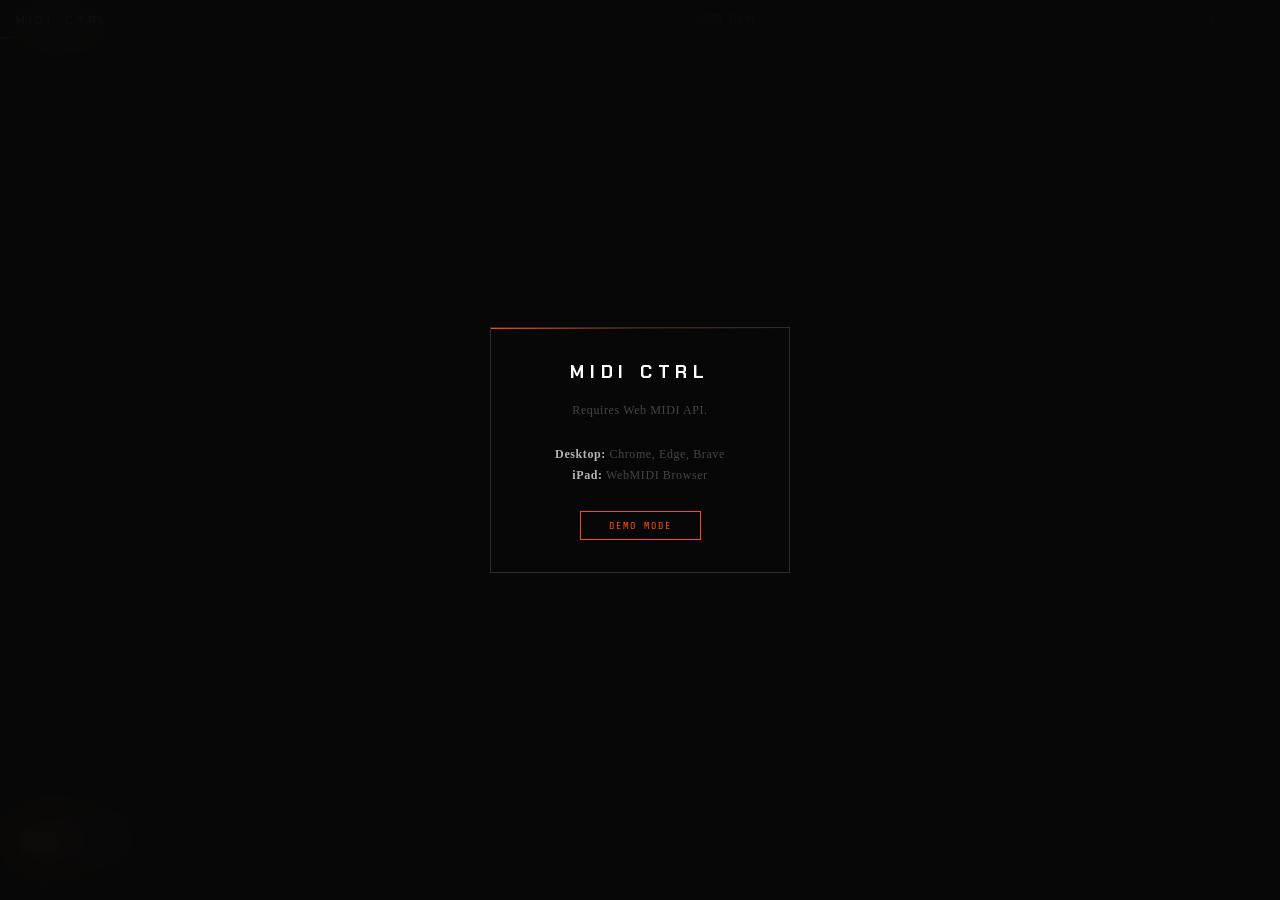
<file: index.html>
<!DOCTYPE html>
<html lang="en">
<head>
<meta charset="UTF-8">
<meta name="viewport" content="width=device-width, initial-scale=1.0, user-scalable=no">
<title>MIDI CTRL</title>
<link rel="preconnect" href="https://fonts.googleapis.com">
<link href="https://fonts.googleapis.com/css2?family=Chakra+Petch:wght@400;500;600;700&family=Share+Tech+Mono&family=Orbitron:wght@400;500;600;700;800;900&family=Bitcount+Grid+Single:wght@100..900&display=swap" rel="stylesheet">
<link rel="stylesheet" href="design-system/tokens.css">
<link rel="stylesheet" href="design-system/elements.css">
</head>
<body>

<div class="val-overlay" id="valOverlay">
  <div class="val-num" id="valNum">000</div>
  <div class="val-hint" id="valHint"></div>
</div>

<div class="scene">
  <div class="dot-bg"></div>
  <div class="scanlines"></div>
  <div class="noise"></div>
  <div class="bg-pulse" id="bgPulse"></div>

  <div class="anno anno--tl">SYS:WEBMIDI/1.0<br>PROTOCOL:RTP</div>
  <div class="anno anno--tr">LAYOUT:DYNAMIC<br>GRID:22×22</div>
  <div class="anno anno--bl">CC:070-119<br>NOTE:036-127</div>
  <div class="anno anno--br">DEVICE:001<br>CH:01/16</div>

  <header class="hdr">
    <div class="logo">
      <span class="logo-mark">MIDI<span class="logo-dot">·</span>CTRL</span>
      <span class="logo-sub">PHASE·2</span>
      <span class="logo-jp">コントローラ</span>
    </div>
    <div class="hdr-center">
      <div class="bpm">
        <div class="bpm-led"></div>
        <span class="bpm-num">128</span>
        <span>BPM</span>
      </div>
    </div>
    <div class="hdr-right">
      <select class="port-select" id="portSelect" style="display:none">
        <option value="">— port —</option>
      </select>
      <div class="conn" id="conn">
        <div class="conn-dot" id="connDot"></div>
        <span id="connText">NO MIDI</span>
      </div>
    </div>
  </header>

  <main class="cvs" id="canvas"></main>

  <!-- Mode control: bottom-left, always visible -->
  <div class="mode-control" id="modeControl">
    <div class="segmented" id="modeSegmented">
      <button class="seg-btn is-active" data-mode="play">Play</button>
      <button class="seg-btn" data-mode="edit">Edit</button>
    </div>
    <button class="add-btn" id="addBtn" aria-label="Add element">+</button>
  </div>

  <footer class="ftr">
    <div class="log" id="log">— READY —</div>
    <div class="ftr-jp">出力</div>
    <div class="act-wrap">
      <span class="act-lbl">TX</span>
      <div class="act" id="actLed"></div>
      <span class="act-lbl">RX</span>
      <div class="act" id="rxLed"></div>
    </div>
  </footer>
</div>

<!-- Drawer and toast are injected by JS -->

<div class="midi-overlay hidden" id="midiOverlay">
  <div class="midi-overlay-card">
    <div class="midi-overlay-title">MIDI CTRL</div>
    <div class="midi-overlay-body">
      Requires Web MIDI API.<br><br>
      <strong>Desktop:</strong> Chrome, Edge, Brave<br>
      <strong>iPad:</strong> WebMIDI Browser
    </div>
    <button class="midi-overlay-btn" id="overlayDismiss">DEMO MODE</button>
  </div>
</div>

<script type="module">
import MIDITransport   from './core/transport.js';
import { layout, addElement, removeElement, updateElement, duplicateElement, saveLayout }
                       from './core/layout.js';
import { renderCanvas } from './ui/canvas.js';
import { activateEditMode } from './ui/editMode.js';
import { createDrawer } from './ui/drawer.js';
import { showToast }   from './ui/toast.js';

// ── DOM refs ────────────────────────────────────────────────────────────────
const transport  = new MIDITransport();
const canvasEl   = document.getElementById('canvas');
const connDot    = document.getElementById('connDot');
const connText   = document.getElementById('connText');
const portSelect = document.getElementById('portSelect');
const logEl      = document.getElementById('log');
const actLed     = document.getElementById('actLed');
const rxLed      = document.getElementById('rxLed');
const bgPulse    = document.getElementById('bgPulse');
const valOverlay = document.getElementById('valOverlay');
const valNumEl   = document.getElementById('valNum');
const valHintEl  = document.getElementById('valHint');
const overlay    = document.getElementById('midiOverlay');
const modeSegmented = document.getElementById('modeSegmented');
const addBtn     = document.getElementById('addBtn');

let hideT = null, pulseT = null, actT = null, rxT = null, logT = null;

// ── UI helpers ───────────────────────────────────────────────────────────────
const ui = {
  showVal(v, hint) {
    valNumEl.textContent  = typeof v === 'number' ? String(v).padStart(3, '0') : v;
    valHintEl.textContent = hint || '';
    valOverlay.classList.add('visible');
    clearTimeout(hideT);
  },
  hideVal() {
    clearTimeout(hideT);
    hideT = setTimeout(() => valOverlay.classList.remove('visible'), 200);
  },
  pulseStart() {
    bgPulse.classList.add('active');
    clearTimeout(pulseT);
  },
  pulseEnd() {
    clearTimeout(pulseT);
    pulseT = setTimeout(() => bgPulse.classList.remove('active'), 200);
  },
};

// ── Canvas ───────────────────────────────────────────────────────────────────
const canvasApi = renderCanvas(canvasEl, layout, transport, ui);

// ── Drawer ───────────────────────────────────────────────────────────────────
const drawer = createDrawer(document.querySelector('.scene'));

function openElementDrawer(elementData) {
  drawer.openElement(elementData, {
    onSave(patch) {
      updateElement(layout, elementData.id, patch);
      canvasApi.refresh(layout);
      if (currentMode === 'edit') reactivateEditMode();
    },
    onDelete() {
      const snapshot = { ...elementData };
      removeElement(layout, elementData.id);
      canvasApi.refresh(layout);
      if (currentMode === 'edit') reactivateEditMode();
      showToast('Element deleted', () => {
        layout.elements.push(snapshot);
        saveLayout(layout);
        canvasApi.refresh(layout);
        if (currentMode === 'edit') reactivateEditMode();
      });
    },
    onDuplicate() {
      duplicateElement(layout, elementData.id);
      canvasApi.refresh(layout);
      if (currentMode === 'edit') reactivateEditMode();
    },
  });
}

// ── Mode switching ────────────────────────────────────────────────────────────
let currentMode      = 'play';
let deactivateEdit   = null;

function reactivateEditMode() {
  if (deactivateEdit) { deactivateEdit(); deactivateEdit = null; }
  deactivateEdit = activateEditMode(canvasEl, layout, {
    onTap(elementData) {
      if (!elementData) {
        drawer.close();
      } else {
        openElementDrawer(elementData);
      }
    },
  });
}

function setMode(mode) {
  currentMode = mode;

  modeSegmented.querySelectorAll('.seg-btn').forEach(btn => {
    btn.classList.toggle('is-active', btn.dataset.mode === mode);
  });

  addBtn.style.display = mode === 'edit' ? 'flex' : 'none';

  const sceneEl = document.querySelector('.scene');
  if (mode === 'edit') {
    canvasEl.classList.add('is-edit');
    sceneEl.classList.add('is-edit');
    reactivateEditMode();
  } else {
    canvasEl.classList.remove('is-edit');
    sceneEl.classList.remove('is-edit');
    if (deactivateEdit) { deactivateEdit(); deactivateEdit = null; }
    drawer.close();
  }
}

modeSegmented.querySelectorAll('.seg-btn').forEach(btn => {
  btn.addEventListener('click', () => setMode(btn.dataset.mode));
});

// ── Add element ───────────────────────────────────────────────────────────────
addBtn.addEventListener('click', () => {
  drawer.openPalette(
    (type) => {
      const newEl = addElement(layout, type);
      canvasApi.refresh(layout);
      reactivateEditMode();
      openElementDrawer(newEl);
    },
    () => {
      layout.elements = [];
      layout._nextCC   = 70;
      layout._nextNote = 36;
      saveLayout(layout);
      canvasApi.refresh(layout);
      if (deactivateEdit) { deactivateEdit(); deactivateEdit = null; }
      reactivateEditMode();
    }
  );
});

// Init: start in Play mode, add-btn hidden
setMode('play');

// ── MIDI transport ────────────────────────────────────────────────────────────
transport.onActivity((msg) => {
  actLed.classList.add('on');
  clearTimeout(actT);
  actT = setTimeout(() => actLed.classList.remove('on'), 100);

  const label = msg.type === 'cc'
    ? `TX CC${msg.cc} → ${msg.value}`
    : `TX NOTE ${msg.type === 'note_on' ? 'ON' : 'OFF'} ${msg.note}`;
  logEl.textContent = label;
  clearTimeout(logT);
  logT = setTimeout(() => { logEl.textContent = '— READY —'; }, 1500);
});

transport.onMessage((msg) => {
  rxLed.classList.add('on');
  clearTimeout(rxT);
  rxT = setTimeout(() => rxLed.classList.remove('on'), 100);

  const label = msg.type === 'cc'
    ? `RX CC${msg.cc} → ${msg.value}`
    : `RX NOTE ${msg.type === 'note_on' ? 'ON' : 'OFF'} ${msg.note}`;
  logEl.textContent = label;
  clearTimeout(logT);
  logT = setTimeout(() => { logEl.textContent = '— READY —'; }, 1500);

  canvasApi.dispatch(msg);
});

// ── MIDI connection ───────────────────────────────────────────────────────────
function setStatus(text, state, duplex) {
  const prefix = duplex ? '⇄ ' : (state === 'connected' ? '→ ' : '');
  connText.textContent = prefix + text;
  connDot.className = 'conn-dot' + (state ? ` ${state}` : '');
}

function matchInputByName(name, inputs) {
  return inputs.find(p => p.name === name) ?? null;
}

function applySelection(outputId) {
  if (!outputId) return;
  const outputs = transport.getOutputPorts();
  const inputs  = transport.getInputPorts();
  const outPort = outputs.find(p => p.id === outputId);
  if (!outPort) return;

  transport.selectOutputPort(outputId);
  const inPort = matchInputByName(outPort.name, inputs);
  if (inPort) transport.selectInputPort(inPort.id);

  setStatus(outPort.name, 'connected', !!inPort);
}

function populatePorts(outputs) {
  portSelect.innerHTML = '<option value="">— port —</option>';
  outputs.forEach(p => {
    const o = document.createElement('option');
    o.value = p.id; o.textContent = p.name;
    portSelect.appendChild(o);
  });
  portSelect.style.display = outputs.length ? 'block' : 'none';
  if (outputs.length && !transport.isConnected) {
    portSelect.value = outputs[0].id;
    applySelection(outputs[0].id);
  }
}

portSelect.addEventListener('change', () => {
  if (portSelect.value) applySelection(portSelect.value);
});

async function connectMIDI() {
  try {
    const { outputs } = await transport.connect();
    setStatus('READY', 'connected', false);
    overlay.classList.add('hidden');
    populatePorts(outputs);
    transport.onOutputPortsChange(populatePorts);
    transport.onInputPortsChange(() => {
      const selectedOutId = portSelect.value;
      if (selectedOutId) applySelection(selectedOutId);
    });
  } catch {
    setStatus('NO MIDI', 'error', false);
    overlay.classList.remove('hidden');
  }
}

document.getElementById('overlayDismiss').addEventListener('click', () => {
  overlay.classList.add('hidden');
  setStatus('DEMO', '', false);
});

if (navigator.requestMIDIAccess) {
  overlay.classList.add('hidden');
  connectMIDI();
} else {
  setStatus('NO MIDI', 'error', false);
}
</script>
</body>
</html>
</file>
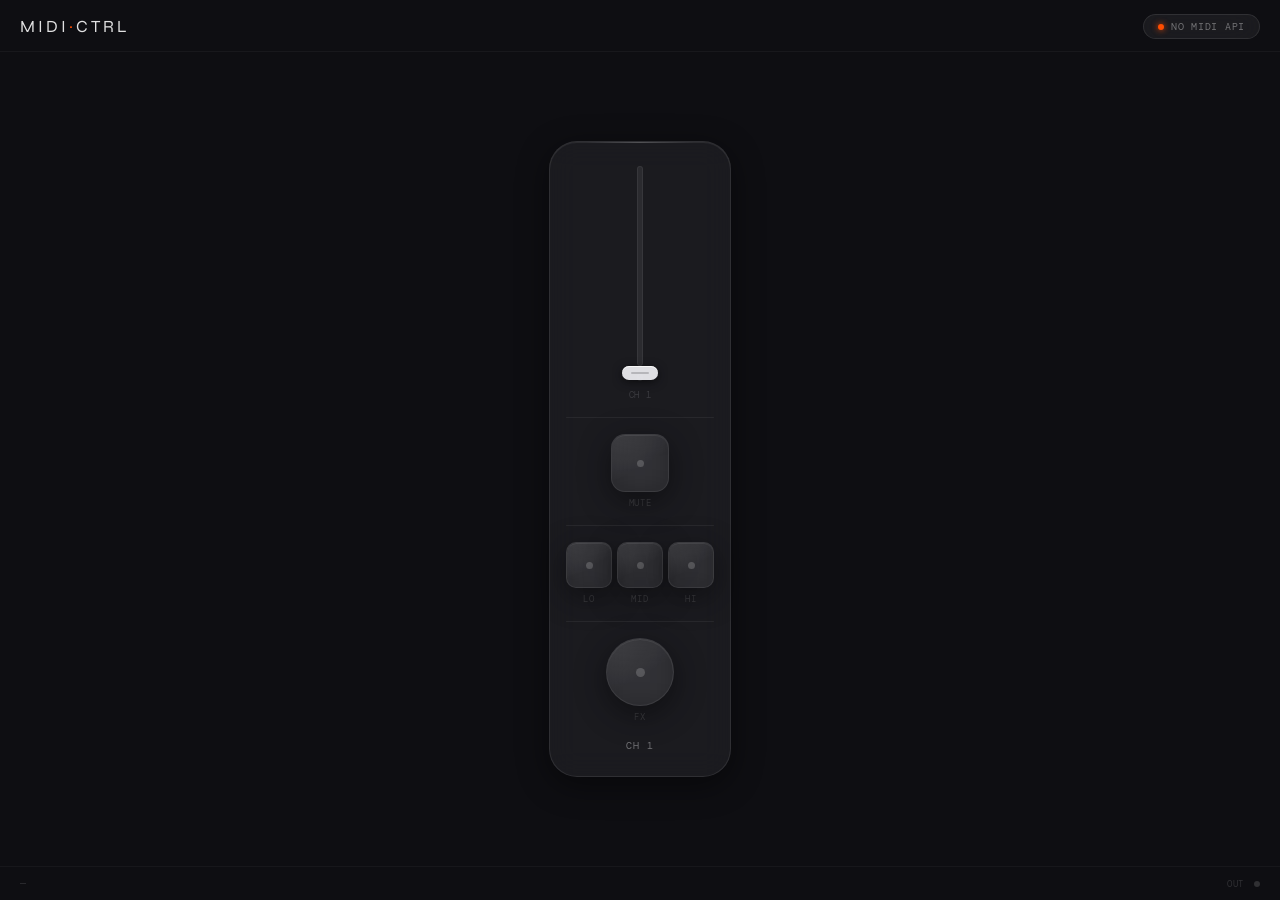
<file: midi_controller_phase1.html>
<!DOCTYPE html>
<html lang="en">
<head>
<meta charset="UTF-8">
<meta name="viewport" content="width=device-width, initial-scale=1.0, user-scalable=no">
<title>MIDI Controller — Phase 1</title>
<link rel="preconnect" href="https://fonts.googleapis.com">
<link href="https://fonts.googleapis.com/css2?family=DM+Sans:wght@400;500&family=DM+Mono:wght@400;500&family=Syne:wght@700&display=swap" rel="stylesheet">
<style>

/* ═══════════════════════════════════════════════
   TOKENS
═══════════════════════════════════════════════ */
:root {
  --bg-base:              #0e0e12;
  --bg-gradient:          radial-gradient(ellipse at 35% 25%, #17172200 0%, #0e0e12 100%),
                          radial-gradient(ellipse at 80% 80%, #1a100800 0%, transparent 60%);

  --glass-bg:             rgba(255,255,255,0.055);
  --glass-bg-active:      rgba(255,255,255,0.09);
  --glass-border:         rgba(255,255,255,0.09);
  --glass-border-active:  rgba(255,255,255,0.20);
  --glass-shadow:         0 8px 32px rgba(0,0,0,0.45), 0 1px 0 rgba(255,255,255,0.07) inset;
  --glass-blur:           blur(14px) saturate(1.4);

  --accent:               #ff4d00;
  --accent-dim:           rgba(255,77,0,0.22);
  --accent-glow:          0 0 14px rgba(255,77,0,0.55), 0 0 36px rgba(255,77,0,0.18);

  --text-primary:         rgba(255,255,255,0.88);
  --text-secondary:       rgba(255,255,255,0.38);
  --text-dim:             rgba(255,255,255,0.14);

  --btn-off-bg:           rgba(255,255,255,0.05);
  --btn-off-border:       rgba(255,255,255,0.08);
  --btn-on-bg:            rgba(255,77,0,0.20);
  --btn-on-border:        rgba(255,77,0,0.55);
  --btn-press-scale:      0.91;

  --fader-track-bg:       rgba(255,255,255,0.07);
  --fader-track-width:    6px;
  --fader-handle-size:    36px;
  --fader-handle-h:       14px;
  --fader-handle-bg:      rgba(240,240,245,0.92);
  --fader-handle-shadow:  0 2px 10px rgba(0,0,0,0.55), 0 1px 0 rgba(255,255,255,0.75) inset;
  --fader-height:         200px;

  --touch-min:            44px;
  --btn-size-sm:          46px;
  --btn-size-md:          58px;
  --btn-size-lg:          68px;

  --radius-sm:            10px;
  --radius-md:            14px;
  --radius-lg:            22px;
  --radius-xl:            28px;
  --radius-pill:          100px;

  --gap-xs:   5px;
  --gap-sm:   10px;
  --gap-md:   16px;
  --gap-lg:   24px;

  --font-ui:      'DM Sans', system-ui, sans-serif;
  --font-mono:    'DM Mono', monospace;
  --font-display: 'Syne', sans-serif;

  --trans-fast:   70ms ease;
  --trans-mid:    160ms cubic-bezier(0.4,0,0.2,1);
  --trans-spring: 280ms cubic-bezier(0.34,1.56,0.64,1);
}

/* ═══════════════════════════════════════════════
   RESET & BASE
═══════════════════════════════════════════════ */
*, *::before, *::after { box-sizing: border-box; margin: 0; padding: 0; }

html, body {
  width: 100%; height: 100%;
  overflow: hidden;
  touch-action: none;
  -webkit-user-select: none;
  user-select: none;
}

body {
  background: var(--bg-base);
  background-image: var(--bg-gradient);
  font-family: var(--font-ui);
  color: var(--text-primary);
  display: flex;
  flex-direction: column;
  min-height: 100vh;
}

/* ═══════════════════════════════════════════════
   LAYOUT
═══════════════════════════════════════════════ */
.app-header {
  display: flex;
  align-items: center;
  justify-content: space-between;
  padding: 14px 20px 12px;
  flex-shrink: 0;
  border-bottom: 1px solid rgba(255,255,255,0.045);
}

.app-logo {
  font-family: var(--font-display);
  font-size: 17px;
  letter-spacing: 0.18em;
  color: var(--text-primary);
}
.app-logo span { color: var(--accent); }

.app-canvas {
  flex: 1;
  display: flex;
  align-items: center;
  justify-content: center;
  padding: var(--gap-lg);
  overflow: hidden;
}

.app-footer {
  display: flex;
  align-items: center;
  justify-content: space-between;
  padding: 10px 20px;
  border-top: 1px solid rgba(255,255,255,0.04);
  flex-shrink: 0;
}

/* ═══════════════════════════════════════════════
   STATUS BAR
═══════════════════════════════════════════════ */
.status-bar { display: flex; align-items: center; gap: 8px; }

.status-pill {
  display: flex; align-items: center; gap: 7px;
  padding: 5px 14px;
  border-radius: var(--radius-pill);
  background: var(--glass-bg);
  border: 1px solid var(--glass-border);
  backdrop-filter: var(--glass-blur);
  -webkit-backdrop-filter: var(--glass-blur);
  cursor: pointer;
  transition: background var(--trans-mid), border-color var(--trans-mid);
  -webkit-tap-highlight-color: transparent;
}
.status-pill:active { background: var(--glass-bg-active); }

.status-dot {
  width: 6px; height: 6px;
  border-radius: 50%;
  background: rgba(255,255,255,0.18);
  flex-shrink: 0;
  transition: background var(--trans-mid), box-shadow var(--trans-mid);
}
.status-dot.connected { background: #34d399; box-shadow: 0 0 8px rgba(52,211,153,0.65); }
.status-dot.error     { background: var(--accent); box-shadow: 0 0 6px var(--accent); }

.status-text {
  font-family: var(--font-mono);
  font-size: 10px;
  letter-spacing: 0.07em;
  color: var(--text-secondary);
  text-transform: uppercase;
  white-space: nowrap;
  max-width: 160px;
  overflow: hidden;
  text-overflow: ellipsis;
}

.port-wrap { position: relative; }
.port-wrap::after {
  content: '▾';
  position: absolute;
  right: 11px; top: 50%;
  transform: translateY(-50%);
  font-size: 8px; color: var(--text-secondary);
  pointer-events: none;
}
.port-select {
  appearance: none; -webkit-appearance: none;
  background: var(--glass-bg);
  border: 1px solid var(--glass-border);
  border-radius: var(--radius-pill);
  color: var(--text-secondary);
  font-family: var(--font-mono);
  font-size: 10px;
  letter-spacing: 0.06em;
  padding: 5px 28px 5px 14px;
  backdrop-filter: var(--glass-blur);
  -webkit-backdrop-filter: var(--glass-blur);
  cursor: pointer;
  outline: none;
}

/* ═══════════════════════════════════════════════
   CHANNEL STRIP
═══════════════════════════════════════════════ */
.channel-strip {
  position: relative;
  display: flex;
  flex-direction: column;
  align-items: center;
  gap: var(--gap-md);
  padding: var(--gap-lg) var(--gap-md);
  background: var(--glass-bg);
  border: 1px solid var(--glass-border);
  border-radius: var(--radius-xl);
  backdrop-filter: var(--glass-blur);
  -webkit-backdrop-filter: var(--glass-blur);
  box-shadow: var(--glass-shadow);
  min-width: 100px;
}

/* Top highlight line */
.channel-strip::before {
  content: '';
  position: absolute;
  top: 0; left: 20%; right: 20%;
  height: 1px;
  background: linear-gradient(90deg, transparent, rgba(255,255,255,0.18), transparent);
  border-radius: var(--radius-pill);
}

.strip-label {
  font-family: var(--font-mono);
  font-size: 10px;
  letter-spacing: 0.1em;
  text-transform: uppercase;
  color: var(--text-secondary);
}

/* ═══════════════════════════════════════════════
   FADER
═══════════════════════════════════════════════ */
.midi-fader {
  display: flex;
  flex-direction: column;
  align-items: center;
  gap: var(--gap-xs);
  touch-action: none;
  cursor: ns-resize;
}

.fader-track-wrap {
  position: relative;
  width: 40px;
  height: var(--fader-height);
  display: flex;
  align-items: center;
  justify-content: center;
}

.fader-track {
  width: var(--fader-track-width);
  height: 100%;
  border-radius: var(--radius-pill);
  background: var(--fader-track-bg);
  border: 1px solid rgba(255,255,255,0.06);
  position: relative;
  overflow: hidden;
}

.fader-fill {
  position: absolute;
  bottom: 0; left: 0; right: 0;
  background: linear-gradient(to top, var(--accent) 0%, rgba(255,77,0,0.35) 100%);
  border-radius: var(--radius-pill);
  transition: height 0.03s linear;
  box-shadow: 0 0 10px rgba(255,77,0,0.35);
  height: 0%;
}

.fader-handle {
  position: absolute;
  width: var(--fader-handle-size);
  height: var(--fader-handle-h);
  left: 50%;
  transform: translateX(-50%) translateY(50%);
  bottom: 0%;
  border-radius: var(--radius-sm);
  background: var(--fader-handle-bg);
  box-shadow: var(--fader-handle-shadow);
  display: flex; align-items: center; justify-content: center;
  transition: bottom 0.03s linear, box-shadow var(--trans-mid);
}

.fader-handle::after {
  content: '';
  width: 18px; height: 2px;
  border-radius: 1px;
  background: rgba(0,0,0,0.18);
}

.midi-fader.is-dragging .fader-handle {
  box-shadow: var(--fader-handle-shadow), 0 0 14px rgba(255,77,0,0.5);
}

.fader-value {
  font-family: var(--font-mono);
  font-size: 10px;
  color: var(--text-dim);
  letter-spacing: 0.04em;
  min-width: 28px;
  text-align: center;
  transition: color var(--trans-mid);
}

.midi-fader.is-dragging .fader-value { color: var(--text-secondary); }

.fader-label {
  font-family: var(--font-mono);
  font-size: 9px;
  letter-spacing: 0.08em;
  text-transform: uppercase;
  color: var(--text-dim);
}

/* ═══════════════════════════════════════════════
   BUTTON
═══════════════════════════════════════════════ */
.midi-element {
  display: flex;
  flex-direction: column;
  align-items: center;
  gap: 5px;
}

.midi-btn {
  position: relative;
  border-radius: var(--radius-md);
  border: 1px solid var(--btn-off-border);
  background: var(--btn-off-bg);
  backdrop-filter: var(--glass-blur);
  -webkit-backdrop-filter: var(--glass-blur);
  box-shadow: var(--glass-shadow);
  cursor: pointer;
  touch-action: none;
  -webkit-tap-highlight-color: transparent;
  display: flex;
  align-items: center;
  justify-content: center;
  width: var(--btn-size-md);
  height: var(--btn-size-md);
  transition:
    background var(--trans-fast),
    border-color var(--trans-fast),
    transform var(--trans-fast),
    box-shadow var(--trans-fast);
  overflow: hidden;
}

/* Glass highlight */
.midi-btn::before {
  content: '';
  position: absolute; inset: 0;
  border-radius: inherit;
  background: linear-gradient(150deg, rgba(255,255,255,0.09) 0%, transparent 55%);
  pointer-events: none;
}

.midi-btn__dot {
  width: 7px; height: 7px;
  border-radius: 50%;
  background: rgba(255,255,255,0.18);
  transition: background var(--trans-fast), box-shadow var(--trans-fast), transform var(--trans-spring);
}

.midi-btn.is-on {
  background: var(--btn-on-bg);
  border-color: var(--btn-on-border);
  box-shadow: var(--accent-glow), var(--glass-shadow);
}

.midi-btn.is-on .midi-btn__dot {
  background: var(--accent);
  box-shadow: 0 0 8px var(--accent);
  transform: scale(1.2);
}

.midi-btn.is-pressing {
  transform: scale(var(--btn-press-scale));
  box-shadow: 0 2px 8px rgba(0,0,0,0.4);
}

/* Kill variant — smaller */
.midi-btn--kill {
  width: var(--btn-size-sm);
  height: var(--btn-size-sm);
  border-radius: var(--radius-sm);
}

/* Momentary — round */
.midi-btn--momentary {
  width: var(--btn-size-lg);
  height: var(--btn-size-lg);
  border-radius: var(--radius-pill);
}

.midi-btn--momentary.is-on {
  transform: scale(0.95);
}

.midi-btn--momentary .midi-btn__dot {
  width: 9px; height: 9px;
}

.btn-label {
  font-family: var(--font-mono);
  font-size: 9px;
  letter-spacing: 0.08em;
  text-transform: uppercase;
  color: var(--text-dim);
  transition: color var(--trans-mid);
  text-align: center;
}

.midi-btn.is-on ~ .btn-label,
.midi-element:has(.midi-btn.is-on) .btn-label {
  color: var(--accent);
}

/* Kill group */
.kill-group {
  display: flex;
  gap: var(--gap-xs);
}

/* Divider */
.strip-divider {
  width: 100%;
  height: 1px;
  background: rgba(255,255,255,0.06);
  border-radius: 1px;
}

/* ═══════════════════════════════════════════════
   FOOTER
═══════════════════════════════════════════════ */
.midi-log {
  font-family: var(--font-mono);
  font-size: 10px;
  color: var(--text-dim);
  letter-spacing: 0.04em;
  transition: color var(--trans-mid);
}

.midi-log.active { color: var(--text-secondary); }

.footer-right {
  display: flex; align-items: center; gap: var(--gap-sm);
}

.act-label {
  font-family: var(--font-mono);
  font-size: 9px;
  color: var(--text-dim);
  letter-spacing: 0.08em;
  text-transform: uppercase;
}

.midi-activity {
  width: 6px; height: 6px;
  border-radius: 50%;
  background: rgba(255,255,255,0.14);
  transition: background var(--trans-fast), box-shadow var(--trans-fast);
}

.midi-activity.firing {
  background: var(--accent);
  box-shadow: var(--accent-glow);
}

/* ═══════════════════════════════════════════════
   OVERLAY
═══════════════════════════════════════════════ */
.overlay {
  position: fixed; inset: 0;
  background: rgba(14,14,18,0.88);
  backdrop-filter: blur(24px);
  -webkit-backdrop-filter: blur(24px);
  display: flex;
  align-items: center;
  justify-content: center;
  z-index: 100;
  padding: var(--gap-lg);
  transition: opacity 0.3s;
}

.overlay.hidden { display: none; }

.overlay-card {
  background: var(--glass-bg-active);
  border: 1px solid var(--glass-border-active);
  border-radius: var(--radius-xl);
  padding: 32px 28px;
  max-width: 300px;
  width: 100%;
  text-align: center;
  box-shadow: var(--glass-shadow), 0 0 80px rgba(0,0,0,0.5);
  position: relative;
}

.overlay-card::before {
  content: '';
  position: absolute;
  top: 0; left: 20%; right: 20%;
  height: 1px;
  background: linear-gradient(90deg, transparent, rgba(255,255,255,0.2), transparent);
}

.overlay-title {
  font-family: var(--font-display);
  font-size: 24px;
  letter-spacing: 0.12em;
  margin-bottom: 12px;
}

.overlay-body {
  font-size: 13px;
  line-height: 1.75;
  color: var(--text-secondary);
  margin-bottom: 20px;
}
.overlay-body strong { color: var(--text-primary); }

.overlay-btn {
  padding: 10px 32px;
  border-radius: var(--radius-pill);
  background: var(--accent);
  color: #fff;
  font-family: var(--font-ui);
  font-size: 13px;
  font-weight: 500;
  border: none;
  cursor: pointer;
  transition: opacity var(--trans-fast), transform var(--trans-fast);
  -webkit-tap-highlight-color: transparent;
}
.overlay-btn:active { opacity: 0.82; transform: scale(0.97); }

.overlay-hint {
  font-family: var(--font-mono);
  font-size: 10px;
  color: var(--text-dim);
  margin-top: 10px;
  letter-spacing: 0.05em;
}

</style>
</head>
<body>

<header class="app-header">
  <div class="app-logo">MIDI<span>·</span>CTRL</div>
  <div class="status-bar">
    <div class="port-wrap" id="portWrap" style="display:none">
      <select class="port-select" id="portSelect">
        <option value="">— port —</option>
      </select>
    </div>
    <div class="status-pill" id="statusPill">
      <div class="status-dot" id="statusDot"></div>
      <span class="status-text" id="statusText">NOT CONNECTED</span>
    </div>
  </div>
</header>

<main class="app-canvas" id="canvas"></main>

<footer class="app-footer">
  <div class="midi-log" id="midiLog">—</div>
  <div class="footer-right">
    <span class="act-label">OUT</span>
    <div class="midi-activity" id="midiActivity"></div>
  </div>
</footer>

<div class="overlay" id="overlay">
  <div class="overlay-card">
    <div class="overlay-title">MIDI CTRL</div>
    <div class="overlay-body">
      Requires Web MIDI API.<br><br>
      <strong>Desktop:</strong> Chrome, Edge, Brave<br>
      <strong>iPad:</strong> WebMIDI Browser
    </div>
    <button class="overlay-btn" id="overlayDismiss">Demo Mode</button>
    <div class="overlay-hint">connect MIDI above when ready</div>
  </div>
</div>

<script>
// ═══════════════════════════════════════════════
// TRANSPORT
// ═══════════════════════════════════════════════
class MIDITransport {
  constructor() {
    this._access = null;
    this._output = null;
    this._portsCallback = null;
    this._activityCallbacks = [];
  }

  async connect() {
    if (!navigator.requestMIDIAccess) throw new Error('No Web MIDI');
    this._access = await navigator.requestMIDIAccess({ sysex: false });
    this._access.onstatechange = () => {
      if (this._portsCallback) this._portsCallback(this.getPorts());
    };
    return this.getPorts();
  }

  selectPort(id) {
    this._output = this._access?.outputs.get(id) ?? null;
    return !!this._output;
  }

  getPorts() {
    if (!this._access) return [];
    return Array.from(this._access.outputs.values())
      .map(p => ({ id: p.id, name: p.name }));
  }

  onPortsChange(cb) { this._portsCallback = cb; }
  onActivity(cb)    { this._activityCallbacks.push(cb); }
  get isConnected() { return !!this._output; }

  send(msg) {
    if (!this._output) return;
    const bytes = this._encode(msg);
    if (bytes) {
      this._output.send(bytes);
      this._activityCallbacks.forEach(cb => cb(msg));
    }
  }

  _encode(msg) {
    const ch = ((msg.channel ?? 1) - 1) & 0xF;
    switch (msg.type) {
      case 'cc':       return [0xB0|ch, msg.cc & 0x7F, msg.value & 0x7F];
      case 'note_on':  return [0x90|ch, msg.note & 0x7F, (msg.velocity??100) & 0x7F];
      case 'note_off': return [0x80|ch, msg.note & 0x7F, 0];
      default: return null;
    }
  }
}

// ═══════════════════════════════════════════════
// LAYOUT — динамическое назначение номеров
// ═══════════════════════════════════════════════
let _nextCC   = 70;
let _nextNote = 36;
const nextCC   = () => _nextCC++;
const nextNote = () => _nextNote++;
const uuid     = () => Math.random().toString(36).slice(2);

function createFader(label = '') {
  return { id: uuid(), type: 'fader', cc: nextCC(), channel: 1, value: 0, label };
}

function createButton(mode, label = '') {
  return { id: uuid(), type: 'button', mode, note: nextNote(), channel: 1, state: false, label };
}

function createChannelStrip(label) {
  return {
    id: uuid(), label,
    fader:   createFader(label),
    mute:    createButton('toggle',    'mute'),
    killLow: createButton('toggle',    'lo'),
    killMid: createButton('toggle',    'mid'),
    killHi:  createButton('toggle',    'hi'),
    impulse: createButton('momentary', 'fx'),
  };
}

const layout = { strips: [createChannelStrip('CH 1')] };

// ═══════════════════════════════════════════════
// BUTTON ELEMENT
// ═══════════════════════════════════════════════
class ButtonElement {
  constructor(data, transport) {
    this._d = data;
    this._t = transport;
    this._onChange = null;
  }

  onStateChange(cb) { this._onChange = cb; }

  onPressStart() {
    const d = this._d;
    if (d.mode === 'momentary') {
      this._set(true);
      this._noteOn();
    } else if (d.mode === 'toggle') {
      this._set(!d.state);
      d.state ? this._noteOn() : this._noteOff();
    } else if (d.mode === 'trigger') {
      this._noteOn();
      setTimeout(() => this._noteOff(), 50);
      this._set(true);
      setTimeout(() => this._set(false), 90);
    }
  }

  onPressEnd() {
    if (this._d.mode === 'momentary') {
      this._set(false);
      this._noteOff();
    }
  }

  _noteOn()  { this._t.send({ type: 'note_on',  channel: this._d.channel, note: this._d.note, velocity: 100 }); }
  _noteOff() { this._t.send({ type: 'note_off', channel: this._d.channel, note: this._d.note }); }

  _set(v) {
    this._d.state = v;
    if (this._onChange) this._onChange(v);
  }
}

// ═══════════════════════════════════════════════
// FADER ELEMENT
// ═══════════════════════════════════════════════
class FaderElement {
  constructor(data, transport) {
    this._d = data;
    this._t = transport;
    this._onChange = null;
    this._active = false;
    this._rect = null;
  }

  onValueChange(cb) { this._onChange = cb; }
  get position() { return this._d.value / 127; }

  dragStart(clientY, trackEl) {
    this._active = true;
    this._rect = trackEl.getBoundingClientRect();
    this._calc(clientY);
  }

  dragMove(clientY) {
    if (!this._active) return;
    this._calc(clientY);
  }

  dragEnd() { this._active = false; }

  _calc(clientY) {
    const ratio = 1 - Math.max(0, Math.min(1,
      (clientY - this._rect.top) / this._rect.height
    ));
    const val = Math.round(ratio * 127);
    if (val === this._d.value) return;
    this._d.value = val;
    this._t.send({ type: 'cc', channel: this._d.channel, cc: this._d.cc, value: val });
    if (this._onChange) this._onChange(val);
  }
}

// ═══════════════════════════════════════════════
// CANVAS RENDERER
// ═══════════════════════════════════════════════
function renderCanvas(rootEl, layout, transport) {
  rootEl.innerHTML = '';

  for (const strip of layout.strips) {
    rootEl.appendChild(renderStrip(strip, transport));
  }
}

function renderStrip(strip, transport) {
  const el = document.createElement('div');
  el.className = 'channel-strip';

  el.appendChild(renderFader(strip.fader, transport));
  el.appendChild(mkDivider());
  el.appendChild(renderButton(strip.mute, transport));
  el.appendChild(mkDivider());

  const kills = document.createElement('div');
  kills.className = 'kill-group';
  kills.appendChild(renderButton(strip.killLow, transport, 'kill'));
  kills.appendChild(renderButton(strip.killMid, transport, 'kill'));
  kills.appendChild(renderButton(strip.killHi,  transport, 'kill'));
  el.appendChild(kills);

  el.appendChild(mkDivider());
  el.appendChild(renderButton(strip.impulse, transport, 'momentary'));

  const lbl = document.createElement('div');
  lbl.className = 'strip-label';
  lbl.textContent = strip.label;
  el.appendChild(lbl);

  return el;
}

function mkDivider() {
  const d = document.createElement('div');
  d.className = 'strip-divider';
  return d;
}

// ── Fader renderer ────────────────────────────
function renderFader(data, transport) {
  const inst = new FaderElement(data, transport);

  const wrap = document.createElement('div');
  wrap.className = 'midi-fader';
  wrap.innerHTML = `
    <div class="fader-track-wrap">
      <div class="fader-track">
        <div class="fader-fill"></div>
      </div>
      <div class="fader-handle"></div>
    </div>
    <div class="fader-value">0</div>
    <div class="fader-label">${data.label}</div>
  `;

  const trackEl  = wrap.querySelector('.fader-track');
  const fillEl   = wrap.querySelector('.fader-fill');
  const handleEl = wrap.querySelector('.fader-handle');
  const valueEl  = wrap.querySelector('.fader-value');

  function updateVisual(value) {
    const pct = (value / 127) * 100;
    fillEl.style.height = pct + '%';
    // handle position: bottom of track + offset
    const handleH = parseInt(getComputedStyle(document.documentElement)
      .getPropertyValue('--fader-handle-h')) || 14;
    handleEl.style.bottom = `calc(${pct}% - ${handleH / 2}px)`;
    valueEl.textContent = value;
  }

  inst.onValueChange(updateVisual);
  updateVisual(data.value);

  const onStart = (e) => {
    e.preventDefault();
    const y = e.touches ? e.touches[0].clientY : e.clientY;
    inst.dragStart(y, trackEl);
    wrap.classList.add('is-dragging');

    const onMove = (e) => {
      e.preventDefault();
      inst.dragMove(e.touches ? e.touches[0].clientY : e.clientY);
    };
    const onEnd = () => {
      inst.dragEnd();
      wrap.classList.remove('is-dragging');
      document.removeEventListener('mousemove', onMove);
      document.removeEventListener('mouseup',   onEnd);
      document.removeEventListener('touchmove', onMove);
      document.removeEventListener('touchend',  onEnd);
    };

    document.addEventListener('mousemove', onMove, { passive: false });
    document.addEventListener('mouseup',   onEnd);
    document.addEventListener('touchmove', onMove, { passive: false });
    document.addEventListener('touchend',  onEnd);
  };

  wrap.querySelector('.fader-track-wrap')
    .addEventListener('mousedown',  onStart);
  wrap.querySelector('.fader-track-wrap')
    .addEventListener('touchstart', onStart, { passive: false });

  return wrap;
}

// ── Button renderer ───────────────────────────
function renderButton(data, transport, variant = '') {
  const inst = new ButtonElement(data, transport);

  const wrap = document.createElement('div');
  wrap.className = 'midi-element';

  const btn = document.createElement('div');
  const varClass = variant ? ` midi-btn--${variant}` : '';
  btn.className = `midi-btn${varClass}`;
  btn.innerHTML = `<div class="midi-btn__dot"></div>`;

  const lbl = document.createElement('div');
  lbl.className = 'btn-label';
  lbl.textContent = data.label;

  wrap.appendChild(btn);
  wrap.appendChild(lbl);

  inst.onStateChange((state) => {
    btn.classList.toggle('is-on', state);
    lbl.style.color = state ? 'var(--accent)' : '';
  });

  const pressStart = (e) => {
    e.preventDefault();
    btn.classList.add('is-pressing');
    inst.onPressStart();
  };
  const pressEnd = () => {
    btn.classList.remove('is-pressing');
    inst.onPressEnd();
  };

  btn.addEventListener('mousedown',   pressStart);
  btn.addEventListener('touchstart',  pressStart, { passive: false });
  btn.addEventListener('mouseup',     pressEnd);
  btn.addEventListener('mouseleave',  pressEnd);
  btn.addEventListener('touchend',    pressEnd);
  btn.addEventListener('touchcancel', pressEnd);

  return wrap;
}

// ═══════════════════════════════════════════════
// APP BOOT
// ═══════════════════════════════════════════════
const transport    = new MIDITransport();
const canvasEl     = document.getElementById('canvas');
const overlay      = document.getElementById('overlay');
const statusDot    = document.getElementById('statusDot');
const statusText   = document.getElementById('statusText');
const portSelect   = document.getElementById('portSelect');
const portWrap     = document.getElementById('portWrap');
const midiLog      = document.getElementById('midiLog');
const activityEl   = document.getElementById('midiActivity');

renderCanvas(canvasEl, layout, transport);

// Status helpers
function setStatus(text, type) {
  statusText.textContent = text;
  statusDot.className = 'status-dot' + (type ? ` ${type}` : '');
}

// Port management
function populatePorts(ports) {
  portSelect.innerHTML = '<option value="">— port —</option>';
  ports.forEach(p => {
    const o = document.createElement('option');
    o.value = p.id; o.textContent = p.name;
    portSelect.appendChild(o);
  });
  portWrap.style.display = ports.length ? 'block' : 'none';
  if (ports.length && !transport.isConnected) {
    portSelect.value = ports[0].id;
    transport.selectPort(ports[0].id);
    setStatus(ports[0].name, 'connected');
  }
}

portSelect.addEventListener('change', () => {
  const id   = portSelect.value;
  const name = portSelect.options[portSelect.selectedIndex]?.text;
  if (id) { transport.selectPort(id); setStatus(name, 'connected'); }
});

// Activity LED
let actTimer;
transport.onActivity((msg) => {
  activityEl.classList.add('firing');
  clearTimeout(actTimer);
  actTimer = setTimeout(() => activityEl.classList.remove('firing'), 100);

  const label = msg.type === 'cc'
    ? `CC${msg.cc} → ${msg.value}`
    : `NOTE ${msg.type === 'note_on' ? 'ON' : 'OFF'} ${msg.note}`;
  midiLog.textContent = label;
  midiLog.classList.add('active');
  clearTimeout(midiLog._t);
  midiLog._t = setTimeout(() => midiLog.classList.remove('active'), 1500);
});

// Connect
async function connectMIDI() {
  try {
    const ports = await transport.connect();
    setStatus('MIDI READY', 'connected');
    overlay.classList.add('hidden');
    populatePorts(ports);
    transport.onPortsChange(populatePorts);
  } catch {
    setStatus('NO MIDI API', 'error');
  }
}

document.getElementById('overlayDismiss').addEventListener('click', () => {
  overlay.classList.add('hidden');
  setStatus('DEMO MODE', '');
});

if (navigator.requestMIDIAccess) {
  overlay.classList.add('hidden');
  connectMIDI();
} else {
  setStatus('NO MIDI API', 'error');
}
</script>
</body>
</html>
</file>
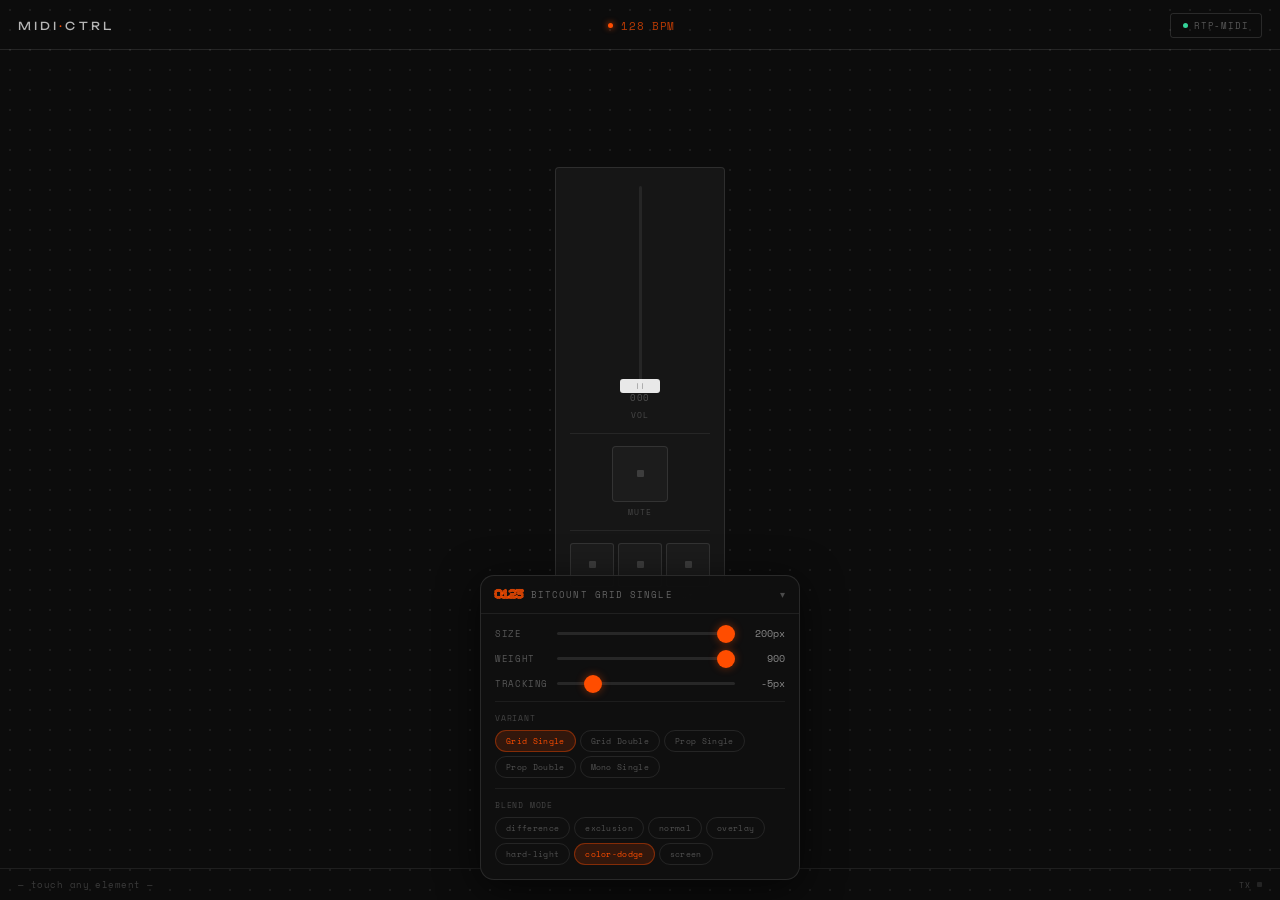
<file: midi_style_c_v4.html>
<!DOCTYPE html>
<html lang="en">
<head>
<meta charset="UTF-8">
<meta name="viewport" content="width=device-width, initial-scale=1.0, user-scalable=no">
<title>MIDI CTRL — C · Font Explorer</title>
<link rel="preconnect" href="https://fonts.googleapis.com">
<link href="https://fonts.googleapis.com/css2?family=Unbounded:wght@300;400&family=Space+Mono:wght@400;700&family=Bitcount+Grid+Single:wght@100..900&display=swap" rel="stylesheet">
<style>
*, *::before, *::after { box-sizing: border-box; margin: 0; padding: 0; }
html, body { width: 100%; height: 100%; overflow: hidden; touch-action: none; -webkit-user-select: none; user-select: none; background: #0c0c0c; }

/* ── SCENE ── */
.scene { width: 100%; height: 100%; display: flex; flex-direction: column; font-family: 'Space Mono', monospace; color: rgba(255,255,255,0.85); position: relative; background: #0c0c0c; }
.dot-bg { position: absolute; inset: 0; pointer-events: none; z-index: 0; background-image: radial-gradient(circle, rgba(255,255,255,0.07) 1px, transparent 1px); background-size: 20px 20px; }
.bg-pulse { position: absolute; inset: 0; pointer-events: none; z-index: 1; opacity: 0; transition: opacity 0.07s ease; background: radial-gradient(ellipse at 0% 50%, rgba(255,77,0,0.2) 0%, transparent 38%), radial-gradient(ellipse at 100% 50%, rgba(255,77,0,0.2) 0%, transparent 38%), radial-gradient(ellipse at 50% 0%, rgba(255,77,0,0.14) 0%, transparent 35%), radial-gradient(ellipse at 50% 100%, rgba(255,77,0,0.14) 0%, transparent 35%); }
.bg-pulse.active { opacity: 1; }

/* ── VALUE OVERLAY ──
   ВАЖНО: mix-blend-mode на самом контейнере.
   Никакого opacity на контейнере — это создаёт stacking context и ломает blend.
   Показ/скрытие через visibility. ── */
.val-overlay {
  position: fixed; inset: 0; z-index: 9000;
  pointer-events: none;
  display: flex; flex-direction: column;
  align-items: center; justify-content: center; gap: 10px;
  mix-blend-mode: difference;
  visibility: hidden;
  transition: visibility 0s linear 0.4s;
}
.val-overlay.visible {
  visibility: visible;
  transition: visibility 0s linear 0s;
}

/* Fade на детях — blend mode на контейнере не трогаем */
.val-overlay .val-num,
.val-overlay .val-hint {
  opacity: 0;
  transition: opacity 0.4s ease-out;
}
.val-overlay.visible .val-num,
.val-overlay.visible .val-hint {
  opacity: 1;
  transition: opacity 0.4s ease-out;
}

.val-num {
  font-family: 'Bitcount Grid Single', monospace;
  font-size: 192px;
  font-weight: 900;
  font-variation-settings: 'wght' 900;
  line-height: 1;
  letter-spacing: -5px;
  color: rgb(255, 180, 0);
  min-width: 3ch;
  text-align: center;
  /* НЕТ mix-blend-mode здесь — он на родителе */
}
.val-hint {
  font-family: 'Space Mono', monospace;
  font-size: 11px; letter-spacing: 0.14em;
  color: rgba(255,255,255,0.6);
  text-transform: uppercase;
}

/* ── HEADER ── */
.hdr { display: flex; align-items: center; justify-content: space-between; padding: 13px 18px 11px; flex-shrink: 0; border-bottom: 1px solid rgba(255,255,255,0.1); position: relative; z-index: 2; }
.logo { font-family: 'Unbounded', sans-serif; font-size: 11px; font-weight: 400; letter-spacing: 0.28em; color: rgba(255,255,255,0.7); text-transform: uppercase; }
.logo em { color: #ff4d00; font-style: normal; }
.bpm { display: flex; align-items: center; gap: 8px; font-family: 'Space Mono', monospace; font-size: 11px; letter-spacing: 0.06em; color: rgba(255,77,0,0.7); }
.bpm-led { width: 5px; height: 5px; border-radius: 50%; background: #ff4d00; box-shadow: 0 0 6px #ff4d00; animation: ledBeat 468ms ease-out infinite; }
@keyframes ledBeat { 0%,100% { transform:scale(1);opacity:1; } 50% { transform:scale(0.3);opacity:0.2; } }
.conn { display: flex; align-items: center; gap: 6px; padding: 5px 12px; border-radius: 3px; border: 1px solid rgba(255,255,255,0.12); font-size: 9px; letter-spacing: 0.1em; color: rgba(255,255,255,0.3); text-transform: uppercase; }
.conn-dot { width: 5px; height: 5px; border-radius: 50%; background: #34d399; }

/* ── CANVAS ── */
.cvs { flex: 1; display: flex; align-items: center; justify-content: center; padding: 20px; position: relative; z-index: 2; }

/* ── STRIP ── */
.strip { display: flex; flex-direction: column; align-items: center; gap: 12px; padding: 18px 14px; background: #161616; border: 1px solid rgba(255,255,255,0.1); border-radius: 4px; position: relative; min-width: 96px; }
.strip-lbl { font-size: 9px; letter-spacing: 0.16em; text-transform: uppercase; color: rgba(255,255,255,0.25); }
.divider { width: 100%; height: 1px; background: rgba(255,255,255,0.07); }

/* ── FADER ── */
.fader { display: flex; flex-direction: column; align-items: center; gap: 5px; touch-action: none; cursor: ns-resize; }
.fader-wrap { position: relative; width: 40px; height: 200px; display: flex; align-items: center; justify-content: center; }
.fader-track { width: 3px; height: 100%; background: rgba(255,255,255,0.07); border-radius: 100px; position: relative; overflow: hidden; }
.fader-fill { position: absolute; bottom: 0; left: 0; right: 0; height: 0%; background: #ff4d00; border-radius: 100px; transition: height 0.03s linear; }
.fader-handle { position: absolute; bottom: 0%; left: 50%; transform: translateX(-50%) translateY(50%); width: 40px; height: 14px; border-radius: 3px; background: rgba(255,255,255,0.9); display: flex; align-items: center; justify-content: center; gap: 4px; transition: bottom 0.03s linear; }
.fader-handle::before, .fader-handle::after { content: ''; width: 1px; height: 6px; background: rgba(0,0,0,0.25); border-radius: 1px; }
.fader-val { font-size: 9px; color: rgba(255,255,255,0.25); letter-spacing: 0.04em; min-width: 28px; text-align: center; }
.fader-lbl { font-size: 8px; color: rgba(255,255,255,0.22); letter-spacing: 0.12em; text-transform: uppercase; }

/* ── BUTTONS ── */
.mel { display: flex; flex-direction: column; align-items: center; gap: 4px; }
.mbtn { position: relative; cursor: pointer; touch-action: none; -webkit-tap-highlight-color: transparent; display: flex; align-items: center; justify-content: center; width: 56px; height: 56px; border-radius: 4px; background: #1c1c1c; border: 1px solid rgba(255,255,255,0.1); transition: all 55ms ease; }
.mbtn.is-on { background: #ff4d00; border-color: #ff4d00; }
.mbtn.is-pressing { transform: scale(0.91); }
.mbtn-dot { width: 7px; height: 7px; border-radius: 1px; background: rgba(255,255,255,0.15); transition: all 55ms ease; }
.mbtn.is-on .mbtn-dot { background: rgba(0,0,0,0.55); border-radius: 50%; }
.mbtn--kill { width: 44px; height: 44px; border-radius: 3px; }
.mbtn--momentary { width: 64px; height: 64px; border-radius: 4px; background-image: radial-gradient(circle, rgba(255,255,255,0.06) 1px, transparent 1px); background-size: 8px 8px; background-color: #1c1c1c; }
.mbtn--momentary.is-on { background: #ff4d00; background-image: none; }
.kill-group { display: flex; gap: 4px; }
.blbl { font-size: 8px; letter-spacing: 0.12em; text-transform: uppercase; color: rgba(255,255,255,0.2); transition: color 100ms; text-align: center; }
.mbtn.is-on ~ .blbl { color: #ff4d00; }

/* ── FOOTER ── */
.ftr { display: flex; align-items: center; justify-content: space-between; padding: 9px 18px; border-top: 1px solid rgba(255,255,255,0.08); position: relative; z-index: 2; flex-shrink: 0; }
.log { font-size: 9px; color: rgba(255,255,255,0.2); letter-spacing: 0.05em; }
.act-wrap { display: flex; align-items: center; gap: 6px; }
.act-lbl { font-size: 8px; color: rgba(255,255,255,0.2); letter-spacing: 0.1em; text-transform: uppercase; }
.act { width: 5px; height: 5px; border-radius: 1px; background: rgba(255,255,255,0.1); transition: all 65ms ease; }
.act.on { background: #ff4d00; }

/* ── FONT PANEL ── */
.font-panel {
  position: fixed; bottom: 20px; left: 50%; transform: translateX(-50%);
  z-index: 9999; width: min(320px, calc(100vw - 32px));
  background: rgba(16,16,16,0.97); border: 1px solid rgba(255,255,255,0.11);
  border-radius: 14px; overflow: hidden;
  backdrop-filter: blur(24px); -webkit-backdrop-filter: blur(24px);
  box-shadow: 0 8px 40px rgba(0,0,0,0.65);
  touch-action: auto;
}
.fp-tab { display: flex; align-items: center; justify-content: space-between; padding: 10px 14px; cursor: pointer; border-bottom: 1px solid rgba(255,255,255,0.07); touch-action: auto; -webkit-tap-highlight-color: transparent; }
.fp-tab-left { display: flex; align-items: center; gap: 8px; }
.fp-tab-title { font-family: 'Space Mono', monospace; font-size: 9px; letter-spacing: 0.12em; color: rgba(255,255,255,0.35); text-transform: uppercase; }
.fp-preview-small { font-family: 'Bitcount Grid Single', monospace; font-size: 14px; color: rgba(255,77,0,0.8); letter-spacing: -1px; font-variation-settings: 'wght' 900; }
.fp-arrow { font-size: 10px; color: rgba(255,255,255,0.25); transition: transform 0.18s; }
.font-panel.collapsed .fp-arrow { transform: rotate(180deg); }
.fp-body { padding: 12px 14px 14px; display: flex; flex-direction: column; gap: 10px; }
.font-panel.collapsed .fp-body { display: none; }
.fp-row { display: flex; align-items: center; gap: 10px; touch-action: auto; }
.fp-label { font-family: 'Space Mono', monospace; font-size: 9px; letter-spacing: 0.07em; color: rgba(255,255,255,0.3); text-transform: uppercase; width: 52px; flex-shrink: 0; }
.fp-slider { flex: 1; -webkit-appearance: none; appearance: none; height: 3px; border-radius: 2px; background: rgba(255,255,255,0.1); outline: none; cursor: pointer; touch-action: auto; }
.fp-slider::-webkit-slider-thumb { -webkit-appearance: none; width: 18px; height: 18px; border-radius: 50%; background: #ff4d00; box-shadow: 0 0 8px rgba(255,77,0,0.45); cursor: pointer; }
.fp-slider::-moz-range-thumb { width: 18px; height: 18px; border-radius: 50%; background: #ff4d00; border: none; cursor: pointer; }
.fp-val { font-family: 'Space Mono', monospace; font-size: 10px; color: rgba(255,255,255,0.5); min-width: 40px; text-align: right; }
.fp-sep { height: 1px; background: rgba(255,255,255,0.06); }
.fp-group-label { font-family: 'Space Mono', monospace; font-size: 8px; letter-spacing: 0.1em; color: rgba(255,255,255,0.22); text-transform: uppercase; margin-bottom: -4px; }
.fp-chips { display: flex; gap: 4px; flex-wrap: wrap; touch-action: auto; }
.fp-chip { padding: 4px 10px; border-radius: 100px; border: 1px solid rgba(255,255,255,0.09); background: transparent; color: rgba(255,255,255,0.28); font-family: 'Space Mono', monospace; font-size: 8px; letter-spacing: 0.04em; cursor: pointer; transition: all 0.12s; touch-action: auto; -webkit-tap-highlight-color: transparent; white-space: nowrap; }
.fp-chip.active { background: rgba(255,77,0,0.15); border-color: rgba(255,77,0,0.4); color: #ff4d00; }
</style>
</head>
<body>

<!-- Value overlay: mix-blend-mode здесь, не на детях -->
<div class="val-overlay" id="valOverlay">
  <div class="val-num" id="valNum">000</div>
  <div class="val-hint" id="valHint">CC 70</div>
</div>

<div class="scene">
  <div class="dot-bg"></div>
  <div class="bg-pulse" id="bgPulse"></div>
  <header class="hdr">
    <div class="logo">MIDI<em>·</em>CTRL</div>
    <div class="bpm"><div class="bpm-led"></div><span>128 BPM</span></div>
    <div class="conn"><div class="conn-dot"></div>RTP-MIDI</div>
  </header>
  <main class="cvs"><div class="strip" id="strip"></div></main>
  <footer class="ftr">
    <div class="log" id="log">— touch any element —</div>
    <div class="act-wrap"><span class="act-lbl">TX</span><div class="act" id="actLed"></div></div>
  </footer>
</div>

<!-- Font panel -->
<div class="font-panel" id="fontPanel">
  <div class="fp-tab" id="fpTab">
    <div class="fp-tab-left">
      <span class="fp-preview-small" id="fpPreview">0123</span>
      <span class="fp-tab-title" id="fpTitle">Bitcount Grid Single</span>
    </div>
    <span class="fp-arrow">▾</span>
  </div>
  <div class="fp-body">
    <div class="fp-row">
      <span class="fp-label">SIZE</span>
      <input class="fp-slider" type="range" id="slSize" min="40" max="200" step="4" value="200">
      <span class="fp-val" id="outSize">200px</span>
    </div>
    <div class="fp-row">
      <span class="fp-label">WEIGHT</span>
      <input class="fp-slider" type="range" id="slWeight" min="100" max="900" step="50" value="900">
      <span class="fp-val" id="outWeight">900</span>
    </div>
    <div class="fp-row">
      <span class="fp-label">TRACKING</span>
      <input class="fp-slider" type="range" id="slTracking" min="-10" max="20" step="1" value="-5">
      <span class="fp-val" id="outTracking">-5px</span>
    </div>
    <div class="fp-sep"></div>
    <div class="fp-group-label">Variant</div>
    <div class="fp-chips" id="variantChips">
      <button class="fp-chip active" data-f="Bitcount Grid Single">Grid Single</button>
      <button class="fp-chip" data-f="Bitcount Grid Double">Grid Double</button>
      <button class="fp-chip" data-f="Bitcount Prop Single">Prop Single</button>
      <button class="fp-chip" data-f="Bitcount Prop Double">Prop Double</button>
      <button class="fp-chip" data-f="Bitcount Mono Single">Mono Single</button>
    </div>
    <div class="fp-sep"></div>
    <div class="fp-group-label">Blend mode</div>
    <div class="fp-chips" id="blendChips">
      <button class="fp-chip" data-b="difference">difference</button>
      <button class="fp-chip" data-b="exclusion">exclusion</button>
      <button class="fp-chip" data-b="normal">normal</button>
      <button class="fp-chip" data-b="overlay">overlay</button>
      <button class="fp-chip" data-b="hard-light">hard-light</button>
      <button class="fp-chip active" data-b="color-dodge">color-dodge</button>
      <button class="fp-chip" data-b="screen">screen</button>
    </div>
  </div>
</div>

<script>
// ── Все DOM-ссылки в одном месте, ДО любых вызовов функций ────────────
const valOverlay = document.getElementById('valOverlay');
const valNumEl   = document.getElementById('valNum');
const valHintEl  = document.getElementById('valHint');
const bgPulse    = document.getElementById('bgPulse');
const logEl      = document.getElementById('log');
const actLed     = document.getElementById('actLed');
const fpPreview  = document.getElementById('fpPreview');
const fpTitle    = document.getElementById('fpTitle');
const fpTab      = document.getElementById('fpTab');

// ── Font state — твои настройки ────────────────────────────────────────
let fSize    = 200;
let fWeight  = 900;
let fTracking = -5;
let fFamily  = 'Bitcount Grid Single';
let fBlend   = 'color-dodge';

const loadedFonts = new Set(['Bitcount Grid Single']);

function loadFont(fam) {
  if (loadedFonts.has(fam)) return;
  loadedFonts.add(fam);
  const link = document.createElement('link');
  link.rel = 'stylesheet';
  link.href = `https://fonts.googleapis.com/css2?family=${fam.replace(/ /g,'+')}:wght@100..900&display=swap`;
  document.head.appendChild(link);
}

function applyFont() {
  // Font props на тексте
  valNumEl.style.fontFamily          = `'${fFamily}', monospace`;
  valNumEl.style.fontSize            = fSize + 'px';
  valNumEl.style.fontWeight          = fWeight;
  valNumEl.style.letterSpacing       = fTracking + 'px';
  valNumEl.style.fontVariationSettings = `'wght' ${fWeight}`;

  // Blend mode на КОНТЕЙНЕРЕ — единственное правильное место
  valOverlay.style.mixBlendMode = fBlend;

  // Preview в панели
  fpPreview.style.fontFamily           = `'${fFamily}', monospace`;
  fpPreview.style.fontVariationSettings = `'wght' ${fWeight}`;
  fpTitle.textContent                  = fFamily;
}

// ── Sliders ────────────────────────────────────────────────────────────
document.getElementById('slSize').addEventListener('input', function() {
  fSize = +this.value;
  document.getElementById('outSize').textContent = fSize + 'px';
  applyFont();
});
document.getElementById('slWeight').addEventListener('input', function() {
  fWeight = +this.value;
  document.getElementById('outWeight').textContent = fWeight;
  applyFont();
});
document.getElementById('slTracking').addEventListener('input', function() {
  fTracking = +this.value;
  document.getElementById('outTracking').textContent = fTracking + 'px';
  applyFont();
});

// ── Variant chips ──────────────────────────────────────────────────────
document.getElementById('variantChips').addEventListener('click', e => {
  const c = e.target.closest('.fp-chip'); if (!c) return;
  document.querySelectorAll('#variantChips .fp-chip').forEach(x => x.classList.remove('active'));
  c.classList.add('active');
  fFamily = c.dataset.f;
  loadFont(fFamily);
  applyFont();
});

// ── Blend chips ────────────────────────────────────────────────────────
document.getElementById('blendChips').addEventListener('click', e => {
  const c = e.target.closest('.fp-chip'); if (!c) return;
  document.querySelectorAll('#blendChips .fp-chip').forEach(x => x.classList.remove('active'));
  c.classList.add('active');
  fBlend = c.dataset.b;
  applyFont();
});

// ── Collapse ───────────────────────────────────────────────────────────
fpTab.addEventListener('click', () => {
  document.getElementById('fontPanel').classList.toggle('collapsed');
});

// ── Apply initial font ─────────────────────────────────────────────────
applyFont();

// ── Value overlay ──────────────────────────────────────────────────────
let hideT = null, pulseT = null, actT = null;

function showVal(v, h) {
  valNumEl.textContent  = typeof v === 'number' ? String(v).padStart(3,'0') : v;
  valHintEl.textContent = h || '';
  valOverlay.classList.add('visible');
  clearTimeout(hideT);
}

function hideVal() {
  clearTimeout(hideT);
  hideT = setTimeout(() => valOverlay.classList.remove('visible'), 180);
}

// ── Pulse ──────────────────────────────────────────────────────────────
function pulse(hold) {
  bgPulse.classList.add('active');
  clearTimeout(pulseT);
  if (!hold) pulseT = setTimeout(() => bgPulse.classList.remove('active'), 320);
}
function relPulse() {
  pulseT = setTimeout(() => bgPulse.classList.remove('active'), 220);
}

// ── Activity ───────────────────────────────────────────────────────────
function flash(m) {
  actLed.classList.add('on');
  logEl.textContent = m;
  clearTimeout(actT);
  actT = setTimeout(() => actLed.classList.remove('on'), 110);
}

// ── Strip ──────────────────────────────────────────────────────────────
const root = document.getElementById('strip');
root.appendChild(makeFader());
root.appendChild(mkD());
root.appendChild(makeBtn('toggle', '', 'mute'));
root.appendChild(mkD());
const kg = document.createElement('div'); kg.className = 'kill-group';
['lo','mid','hi'].forEach(l => kg.appendChild(makeBtn('toggle', 'kill', l)));
root.appendChild(kg);
root.appendChild(mkD());
root.appendChild(makeBtn('momentary', 'momentary', 'fx'));
const sl = document.createElement('div'); sl.className = 'strip-lbl'; sl.textContent = 'CH 1';
root.appendChild(sl);

function mkD() {
  const d = document.createElement('div'); d.className = 'divider'; return d;
}

// ── Fader ──────────────────────────────────────────────────────────────
function makeFader() {
  const w = document.createElement('div'); w.className = 'fader';
  w.innerHTML = `
    <div class="fader-wrap">
      <div class="fader-track"><div class="fader-fill"></div></div>
      <div class="fader-handle"></div>
    </div>
    <div class="fader-val">000</div>
    <div class="fader-lbl">VOL</div>
  `;
  const tw = w.querySelector('.fader-wrap');
  const tr = w.querySelector('.fader-track');
  const fi = w.querySelector('.fader-fill');
  const ha = w.querySelector('.fader-handle');
  const fv = w.querySelector('.fader-val');
  let drag = false, rc = null;

  function upd(y) {
    const r = rc || tr.getBoundingClientRect();
    const ratio = 1 - Math.max(0, Math.min(1, (y - r.top) / r.height));
    const pct = ratio * 100;
    const val = Math.round(ratio * 127);
    fi.style.height   = pct + '%';
    ha.style.bottom   = `calc(${pct}% - 7px)`;
    fv.textContent    = String(val).padStart(3, '0');
    showVal(val, 'VOL · CC 70');
    pulse(true);
    flash(`CC70 → ${val}`);
  }

  tw.addEventListener('mousedown', e => { drag = true; rc = tr.getBoundingClientRect(); upd(e.clientY); });
  tw.addEventListener('touchstart', e => { e.preventDefault(); drag = true; rc = tr.getBoundingClientRect(); upd(e.touches[0].clientY); }, { passive: false });
  document.addEventListener('mousemove', e => { if (drag) upd(e.clientY); });
  document.addEventListener('touchmove', e => { if (drag) { e.preventDefault(); upd(e.touches[0].clientY); } }, { passive: false });
  document.addEventListener('mouseup',   () => { if (drag) { drag = false; relPulse(); hideVal(); } });
  document.addEventListener('touchend',  () => { if (drag) { drag = false; relPulse(); hideVal(); } });

  return w;
}

// ── Button ─────────────────────────────────────────────────────────────
function makeBtn(mode, variant, label) {
  const w = document.createElement('div'); w.className = 'mel';
  const b = document.createElement('div');
  b.className = 'mbtn' + (variant ? ` mbtn--${variant}` : '');
  b.innerHTML = '<div class="mbtn-dot"></div>';
  const l = document.createElement('div'); l.className = 'blbl'; l.textContent = label;
  w.appendChild(b); w.appendChild(l);
  let state = false;

  function start() {
    b.classList.add('is-pressing');
    pulse();
    if (mode === 'momentary') {
      b.classList.add('is-on'); l.style.color = '#ff4d00';
      showVal('ON', `${label.toUpperCase()} · NOTE 36`);
      flash('NOTE ON 36');
    } else {
      state = !state;
      b.classList.toggle('is-on', state);
      l.style.color = state ? '#ff4d00' : '';
      showVal(state ? 'ON' : 'OFF', `${label.toUpperCase()} · NOTE 37`);
      flash(`NOTE ${state ? 'ON' : 'OFF'} 37`);
    }
  }

  function end() {
    b.classList.remove('is-pressing');
    if (mode === 'momentary') { b.classList.remove('is-on'); l.style.color = ''; }
    hideVal();
  }

  b.addEventListener('mousedown',   start);
  b.addEventListener('touchstart',  e => { e.preventDefault(); start(); }, { passive: false });
  b.addEventListener('mouseup',     end);
  b.addEventListener('mouseleave',  end);
  b.addEventListener('touchend',    end);
  b.addEventListener('touchcancel', end);

  return w;
}
</script>
</body>
</html>
</file>
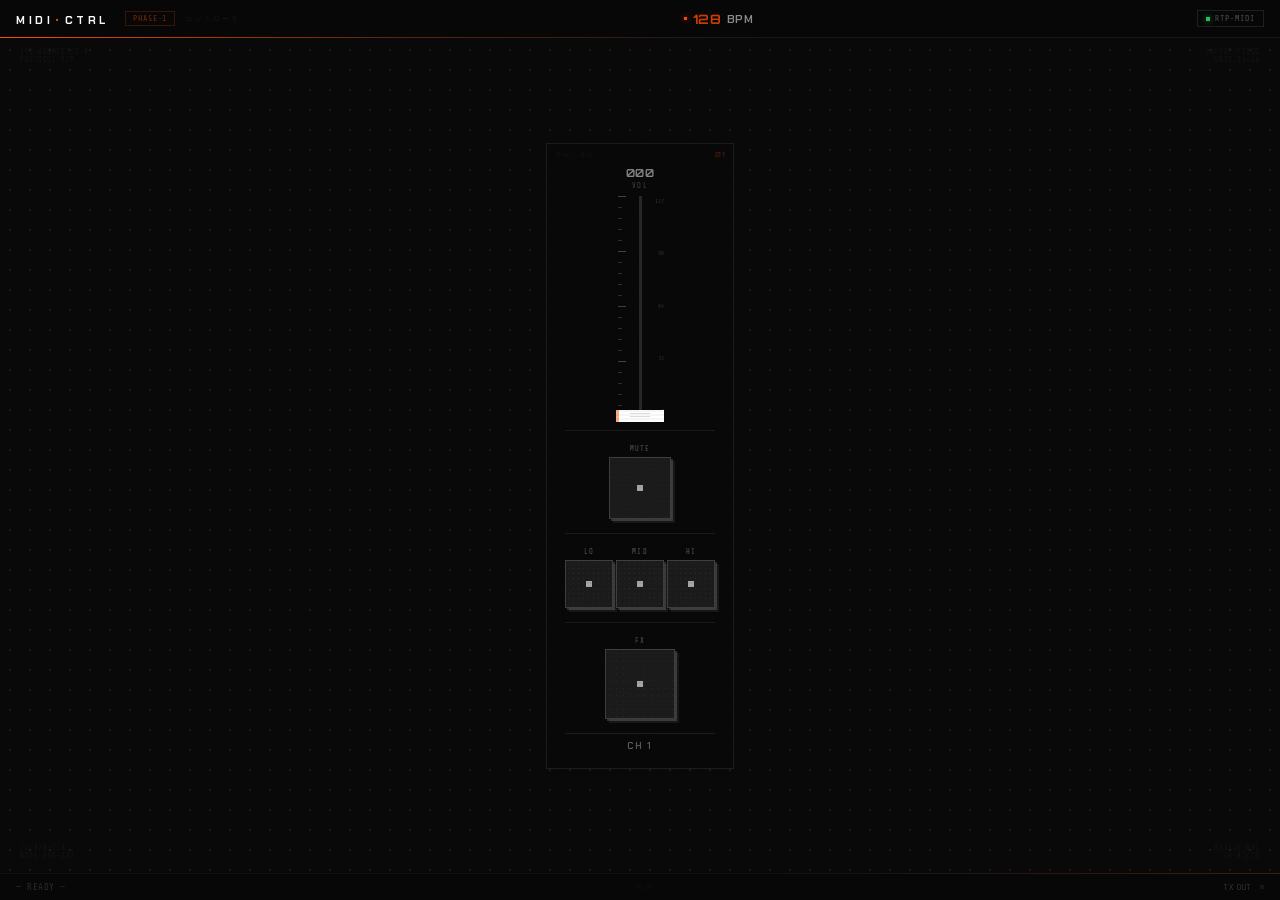
<file: midi_style_te_v1.html>
<!DOCTYPE html>
<html lang="en">
<head>
<meta charset="UTF-8">
<meta name="viewport" content="width=device-width, initial-scale=1.0, user-scalable=no">
<title>MIDI CTRL — TE Edition</title>
<link rel="preconnect" href="https://fonts.googleapis.com">
<link href="https://fonts.googleapis.com/css2?family=Chakra+Petch:wght@400;500;600;700&family=Share+Tech+Mono&family=Orbitron:wght@400;500;600;700;800;900&family=Bitcount+Grid+Single:wght@100..900&display=swap" rel="stylesheet">
<style>
*, *::before, *::after { box-sizing: border-box; margin: 0; padding: 0; }
html, body { width: 100%; height: 100%; overflow: hidden; touch-action: none; -webkit-user-select: none; user-select: none; background: #080808; }

/* ── SCENE ── */
.scene {
  width: 100%; height: 100%;
  display: flex; flex-direction: column;
  font-family: 'Share Tech Mono', monospace;
  color: rgba(255,255,255,0.85);
  position: relative;
  background: #080808;
}

/* ── DOT BACKGROUND ── */
.dot-bg {
  position: absolute; inset: 0;
  pointer-events: none; z-index: 0;
  background-image: radial-gradient(circle, rgba(255,255,255,0.07) 1px, transparent 1px);
  background-size: 20px 20px;
}

/* ── SCANLINE OVERLAY ── */
.scanlines {
  position: absolute; inset: 0;
  pointer-events: none; z-index: 9999;
  background: repeating-linear-gradient(
    to bottom,
    transparent 0px,
    transparent 2px,
    rgba(0,0,0,0.04) 2px,
    rgba(0,0,0,0.04) 4px
  );
  mix-blend-mode: multiply;
}

/* ── NOISE TEXTURE ── */
.noise {
  position: absolute; inset: 0;
  pointer-events: none; z-index: 3;
  opacity: 0.35;
  mix-blend-mode: overlay;
  background-image: url("data:image/svg+xml,%3Csvg viewBox='0 0 256 256' xmlns='http://www.w3.org/2000/svg'%3E%3Cfilter id='n'%3E%3CfeTurbulence type='fractalNoise' baseFrequency='0.9' numOctaves='4' stitchTiles='stitch'/%3E%3C/filter%3E%3Crect width='100%25' height='100%25' filter='url(%23n)' opacity='0.5'/%3E%3C/svg%3E");
  background-size: 256px 256px;
}

/* ── EDGE PULSE — asymmetric, dramatic ── */
.bg-pulse {
  position: absolute; inset: 0;
  pointer-events: none; z-index: 8000;
  opacity: 0;
  transition: opacity 0.08s ease;
}
.bg-pulse::after {
  content: '';
  position: absolute; inset: 0;
  background:
    radial-gradient(ellipse at 0% 30%, rgba(255,77,0,0.35) 0%, transparent 35%),
    radial-gradient(ellipse at 100% 70%, rgba(255,77,0,0.22) 0%, transparent 30%),
    radial-gradient(ellipse at 60% 0%, rgba(255,77,0,0.14) 0%, transparent 25%),
    radial-gradient(ellipse at 30% 100%, rgba(255,77,0,0.1) 0%, transparent 20%);
}
.bg-pulse.active { opacity: 1; }

/* ── VALUE OVERLAY ── */
.val-overlay {
  position: fixed; inset: 0; z-index: 1;
  pointer-events: none;
  display: flex; flex-direction: column;
  align-items: center; justify-content: center; gap: 6px;
  mix-blend-mode: color-dodge;
  visibility: hidden;
  transition: visibility 0s linear 0.6s;
}
.val-overlay.visible {
  visibility: visible;
  transition: visibility 0s linear 0s;
}
.val-overlay .val-num,
.val-overlay .val-hint {
  opacity: 0;
  transition: opacity 0.6s ease-out;
}
.val-overlay.visible .val-num,
.val-overlay.visible .val-hint {
  opacity: 1;
  transition: opacity 0.4s ease-out;
}

.val-num {
  font-family: 'Bitcount Grid Single', monospace;
  font-size: 488px;
  font-weight: 900;
  font-variation-settings: 'wght' 900;
  line-height: 1;
  letter-spacing: -5px;
  color: rgb(255, 180, 0);
  min-width: 3ch;
  text-align: center;
  text-shadow: 0 0 80px rgba(255,180,0,0.3);
}
.val-hint {
  font-family: 'Share Tech Mono', monospace;
  font-size: 10px; letter-spacing: 0.25em;
  color: rgba(255,255,255,0.45);
  text-transform: uppercase;
}

/* ── HEADER ── */
.hdr {
  display: flex; align-items: center; justify-content: space-between;
  padding: 10px 16px;
  flex-shrink: 0;
  border-bottom: 1px solid rgba(255,255,255,0.06);
  position: relative; z-index: 4;
  background: rgba(8,8,8,0.95);
}
.hdr::after {
  content: '';
  position: absolute;
  bottom: -1px; left: 0; right: 0;
  height: 1px;
  background: linear-gradient(90deg, #ff4d00 0%, rgba(255,77,0,0.3) 30%, transparent 60%);
}

.logo { display: flex; align-items: center; gap: 0; }
.logo-mark {
  font-family: 'Chakra Petch', sans-serif;
  font-size: 11px; font-weight: 700;
  letter-spacing: 0.32em;
  color: #fff;
  text-transform: uppercase;
  padding-right: 4px;
}
.logo-dot { color: #ff4d00; font-size: 16px; line-height: 1; margin: 0 2px; }
.logo-sub {
  font-family: 'Share Tech Mono', monospace;
  font-size: 8px; letter-spacing: 0.12em;
  color: rgba(255,77,0,0.5);
  text-transform: uppercase;
  margin-left: 12px;
  padding: 2px 7px;
  border: 1px solid rgba(255,77,0,0.2);
}
.logo-jp {
  font-size: 7px;
  color: rgba(255,255,255,0.08);
  letter-spacing: 0.3em;
  margin-left: 10px;
}

.hdr-center { display: flex; align-items: center; gap: 16px; }
.bpm {
  display: flex; align-items: center; gap: 6px;
  font-family: 'Chakra Petch', sans-serif;
  font-size: 12px; font-weight: 600;
  letter-spacing: 0.04em;
  color: rgba(255,255,255,0.55);
}
.bpm-num {
  font-family: 'Orbitron', sans-serif;
  font-weight: 700; font-size: 13px;
  color: rgba(255,77,0,0.8);
  letter-spacing: 0.02em;
}
.bpm-led {
  width: 3px; height: 3px;
  background: #ff4d00;
  box-shadow: 0 0 6px rgba(255,77,0,0.8);
  animation: ledPulse 468ms ease-out infinite;
}
@keyframes ledPulse {
  0%,100% { opacity: 1; transform: scale(1); }
  50% { opacity: 0.1; transform: scale(0.6); }
}

.conn {
  display: flex; align-items: center; gap: 5px;
  padding: 3px 8px;
  border: 1px solid rgba(255,255,255,0.1);
  font-size: 8px; letter-spacing: 0.12em;
  color: rgba(255,255,255,0.3);
  text-transform: uppercase;
}
.conn-dot {
  width: 4px; height: 4px;
  background: #22c55e;
  box-shadow: 0 0 6px rgba(34,197,94,0.7);
}

/* ── CANVAS ── */
.cvs {
  flex: 1; display: flex;
  align-items: center; justify-content: center;
  padding: 24px;
  position: relative; z-index: 2;
}

/* ── TECHNICAL ANNOTATIONS ── */
.anno {
  position: absolute;
  font-family: 'Share Tech Mono', monospace;
  font-size: 7px;
  color: rgba(255,255,255,0.05);
  letter-spacing: 0.08em;
  pointer-events: none;
  z-index: 1;
}
.anno--tl { top: 48px; left: 20px; }
.anno--tr { top: 48px; right: 20px; text-align: right; }
.anno--bl { bottom: 40px; left: 20px; }
.anno--br { bottom: 40px; right: 20px; text-align: right; }

/* ── STRIP — black, no dots, clean ── */
.strip {
  display: flex; flex-direction: column;
  align-items: center; gap: 14px;
  padding: 22px 18px 16px;
  background: rgba(8,8,8,0.65);
  backdrop-filter: blur(16px);
  -webkit-backdrop-filter: blur(16px);
  border: 1px solid rgba(255,255,255,0.08);
  position: relative;
  min-width: 108px;
}

.strip-idx {
  position: absolute;
  top: 6px; right: 8px;
  font-family: 'Orbitron', sans-serif;
  font-size: 7px; font-weight: 500;
  color: rgba(255,77,0,0.25);
  letter-spacing: 0.05em;
}
.strip-jp {
  position: absolute;
  top: 6px; left: 8px;
  font-size: 7px;
  color: rgba(255,255,255,0.06);
  letter-spacing: 0.15em;
}

.strip-lbl {
  font-family: 'Chakra Petch', sans-serif;
  font-size: 9px; font-weight: 600;
  letter-spacing: 0.22em;
  text-transform: uppercase;
  color: rgba(255,255,255,0.35);
  padding-top: 6px;
  border-top: 1px solid rgba(255,255,255,0.08);
  width: 100%; text-align: center;
}

.divider {
  width: 100%; height: 1px;
  background: rgba(255,255,255,0.07);
}

/* ── FADER — label and value on TOP ── */
.fader {
  display: flex; flex-direction: column;
  align-items: center; gap: 6px;
  touch-action: none; cursor: ns-resize;
}
.fader-top {
  display: flex; flex-direction: column;
  align-items: center; gap: 2px;
  order: -1;
}
.fader-val {
  font-family: 'Orbitron', sans-serif;
  font-size: 11px; font-weight: 600;
  color: rgba(255,255,255,0.5);
  letter-spacing: 0.04em;
  min-width: 28px; text-align: center;
}
.fader-lbl {
  font-family: 'Share Tech Mono', monospace;
  font-size: 7px;
  color: rgba(255,255,255,0.25);
  letter-spacing: 0.18em;
  text-transform: uppercase;
}

.fader-wrap {
  position: relative;
  width: 48px; height: 220px;
  display: flex; align-items: center; justify-content: center;
}
.fader-track {
  width: 3px; height: 100%;
  background: rgba(255,255,255,0.12);
  position: relative; overflow: hidden;
}
.fader-fill {
  position: absolute; bottom: 0; left: 0; right: 0;
  height: 0%;
  background: #ff4d00;
  transition: height 0.03s linear;
  box-shadow: 0 0 10px rgba(255,77,0,0.5);
}

/* Scale ticks */
.fader-ticks {
  position: absolute;
  left: 2px; top: 0; bottom: 0; width: 10px;
  pointer-events: none;
}
.fader-tick {
  position: absolute; left: 0;
  height: 1px;
  background: rgba(255,255,255,0.15);
}
.fader-tick--major { width: 8px; background: rgba(255,255,255,0.22); }
.fader-tick--minor { width: 4px; }
/* Scale numbers */
.fader-scale {
  position: absolute;
  right: 0; top: 0; bottom: 0; width: 16px;
  pointer-events: none;
  display: flex; flex-direction: column;
  justify-content: space-between;
  padding: 2px 0;
}
.fader-scale-num {
  font-family: 'Share Tech Mono', monospace;
  font-size: 6px;
  color: rgba(255,255,255,0.15);
  text-align: right;
  line-height: 1;
}

.fader-handle {
  position: absolute; bottom: 0%; left: 50%;
  transform: translateX(-50%) translateY(50%);
  width: 48px; height: 12px;
  background: #ffffff;
  transition: bottom 0.03s linear;
}
.fader-handle::before {
  content: '';
  position: absolute; inset: 3px 14px;
  background: repeating-linear-gradient(
    to bottom,
    rgba(0,0,0,0.15) 0px,
    rgba(0,0,0,0.15) 1px,
    transparent 1px,
    transparent 3px
  );
}
.fader-handle::after {
  content: '';
  position: absolute;
  top: 0; left: 0;
  width: 3px; height: 100%;
  background: rgba(255,77,0,0.5);
}

/* ── BUTTONS — bold white borders, white dot ── */
.mel { display: flex; flex-direction: column; align-items: center; gap: 4px; }

/* Label ABOVE button */
.blbl {
  font-family: 'Share Tech Mono', monospace;
  font-size: 7px; letter-spacing: 0.15em;
  text-transform: uppercase;
  color: rgba(255,255,255,0.3);
  transition: color 70ms;
  text-align: center;
  order: -1;
}
.mbtn.is-on ~ .blbl { color: #ff4d00; }

.mbtn {
  position: relative; cursor: pointer;
  touch-action: none; -webkit-tap-highlight-color: transparent;
  display: flex; align-items: center; justify-content: center;
  width: 62px; height: 62px;
  background-color: #1a1a1a;
  background-image: radial-gradient(circle, rgba(255,255,255,0.05) 0.5px, transparent 0.5px);
  background-size: 6px 6px;
  border: 1px solid rgba(255,255,255,0.15);
  box-shadow:
    2px 2px 0 rgba(255,255,255,0.15),
    4px 4px 0 rgba(255,255,255,0.06);
  transition: all 40ms ease;
}

/* ── pressed: shadow collapses, button sinks ── */
.mbtn.is-pressing {
  transform: translate(2px, 2px);
  box-shadow:
    1px 1px 0 rgba(255,255,255,0.08);
}

/* ── active (toggled ON) ── */
.mbtn.is-on {
  background-color: #ff4d00;
  background-image: radial-gradient(circle, rgba(255,255,255,0.1) 0.5px, transparent 0.5px);
  border-color: rgba(255,77,0,0.5);
  box-shadow:
    2px 2px 0 rgba(255,77,0,0.3),
    4px 4px 0 rgba(255,77,0,0.1),
    0 0 20px rgba(255,77,0,0.3);
}

/* ── active + pressed ── */
.mbtn.is-on.is-pressing {
  transform: translate(2px, 2px);
  box-shadow:
    1px 1px 0 rgba(255,77,0,0.15),
    0 0 12px rgba(255,77,0,0.2);
}

.mbtn-dot {
  width: 6px; height: 6px;
  background: rgba(255,255,255,0.6);
  transition: all 40ms ease;
}
.mbtn.is-on .mbtn-dot {
  background: rgba(0,0,0,0.4);
  width: 8px; height: 8px;
  border-radius: 50%;
}

/* Kill buttons */
.mbtn--kill {
  width: 48px; height: 48px;
  background-size: 5px 5px;
}

/* Momentary — larger */
.mbtn--momentary {
  width: 70px; height: 70px;
  background-size: 7px 7px;
}
.mbtn--momentary.is-on {
  box-shadow:
    2px 2px 0 rgba(255,77,0,0.3),
    4px 4px 0 rgba(255,77,0,0.1),
    0 0 35px rgba(255,77,0,0.4),
    0 0 70px rgba(255,77,0,0.1);
}

.kill-group { display: flex; gap: 3px; }

/* ── FOOTER ── */
.ftr {
  display: flex; align-items: center; justify-content: space-between;
  padding: 8px 16px;
  border-top: 1px solid rgba(255,255,255,0.04);
  position: relative; z-index: 4; flex-shrink: 0;
  background: rgba(8,8,8,0.95);
}
.ftr::before {
  content: '';
  position: absolute;
  top: -1px; right: 0;
  width: 40%;
  height: 1px;
  background: linear-gradient(270deg, rgba(255,77,0,0.2) 0%, transparent 100%);
}

.log {
  font-size: 9px;
  color: rgba(255,255,255,0.15);
  letter-spacing: 0.06em;
}
.ftr-jp {
  font-size: 7px;
  color: rgba(255,255,255,0.05);
  letter-spacing: 0.2em;
}
.act-wrap { display: flex; align-items: center; gap: 8px; }
.act-lbl {
  font-family: 'Chakra Petch', sans-serif;
  font-size: 7px; font-weight: 600;
  letter-spacing: 0.15em;
  color: rgba(255,255,255,0.15);
  text-transform: uppercase;
}
.act {
  width: 4px; height: 4px;
  background: rgba(255,255,255,0.06);
  transition: all 55ms ease;
}
.act.on {
  background: #ff4d00;
  box-shadow: 0 0 8px rgba(255,77,0,0.8);
}

/* ── BOOT ANIMATION ── */
@keyframes fadeUp {
  from { opacity: 0; transform: translateY(6px); }
  to { opacity: 1; transform: translateY(0); }
}
@keyframes lineGrow {
  from { transform: scaleX(0); }
  to { transform: scaleX(1); }
}
@keyframes glitchIn {
  0% { opacity: 0; transform: translateX(-3px); }
  30% { opacity: 1; transform: translateX(1px); }
  50% { transform: translateX(-1px); }
  100% { transform: translateX(0); }
}

.hdr { animation: fadeUp 0.4s ease-out 0.1s both; }
.strip { animation: fadeUp 0.5s ease-out 0.25s both; }
.ftr { animation: fadeUp 0.4s ease-out 0.4s both; }
.hdr::after { animation: lineGrow 0.6s ease-out 0.5s both; transform-origin: left; }
.anno { animation: glitchIn 0.3s ease-out 0.6s both; }
</style>
</head>
<body>

<!-- Value overlay -->
<div class="val-overlay" id="valOverlay">
  <div class="val-num" id="valNum">000</div>
  <div class="val-hint" id="valHint">CC 70</div>
</div>

<div class="scene">
  <div class="dot-bg"></div>
  <div class="scanlines"></div>
  <div class="noise"></div>
  <div class="bg-pulse" id="bgPulse"></div>

  <!-- Technical annotations -->
  <div class="anno anno--tl">SYS:WEBMIDI/1.0<br>PROTOCOL:RTP</div>
  <div class="anno anno--tr">LAYOUT:FIXED<br>GRID:24×24</div>
  <div class="anno anno--bl">CC:070-119<br>NOTE:036-127</div>
  <div class="anno anno--br">DEVICE:001<br>CH:01/16</div>

  <header class="hdr">
    <div class="logo">
      <span class="logo-mark">MIDI<span class="logo-dot">·</span>CTRL</span>
      <span class="logo-sub">PHASE·1</span>
      <span class="logo-jp">コントローラ</span>
    </div>
    <div class="hdr-center">
      <div class="bpm">
        <div class="bpm-led"></div>
        <span class="bpm-num">128</span>
        <span>BPM</span>
      </div>
    </div>
    <div class="conn"><div class="conn-dot"></div>RTP-MIDI</div>
  </header>

  <main class="cvs">
    <div class="strip" id="strip">
      <span class="strip-idx">01</span>
      <span class="strip-jp">チャンネル</span>
    </div>
  </main>

  <footer class="ftr">
    <div class="log" id="log">— READY —</div>
    <div class="ftr-jp">出力</div>
    <div class="act-wrap">
      <span class="act-lbl">TX OUT</span>
      <div class="act" id="actLed"></div>
    </div>
  </footer>
</div>

<script>
const valOverlay = document.getElementById('valOverlay');
const valNumEl   = document.getElementById('valNum');
const valHintEl  = document.getElementById('valHint');
const bgPulse    = document.getElementById('bgPulse');
const logEl      = document.getElementById('log');
const actLed     = document.getElementById('actLed');

let hideT = null, pulseT = null, actT = null;

function showVal(v, h) {
  valNumEl.textContent  = typeof v === 'number' ? String(v).padStart(3,'0') : v;
  valHintEl.textContent = h || '';
  valOverlay.classList.add('visible');
  clearTimeout(hideT);
}
function hideVal() {
  clearTimeout(hideT);
  hideT = setTimeout(() => valOverlay.classList.remove('visible'), 200);
}
function pulse(hold) {
  bgPulse.classList.add('active');
  clearTimeout(pulseT);
  if (!hold) pulseT = setTimeout(() => bgPulse.classList.remove('active'), 300);
}
function relPulse() {
  pulseT = setTimeout(() => bgPulse.classList.remove('active'), 200);
}
function flash(m) {
  actLed.classList.add('on');
  logEl.textContent = m;
  clearTimeout(actT);
  actT = setTimeout(() => actLed.classList.remove('on'), 100);
}

// ── Build Strip ──
const root = document.getElementById('strip');
root.appendChild(makeFader());
root.appendChild(mkD());
root.appendChild(makeBtn('toggle', '', 'mute'));
root.appendChild(mkD());
const kg = document.createElement('div'); kg.className = 'kill-group';
['lo','mid','hi'].forEach(l => kg.appendChild(makeBtn('toggle', 'kill', l)));
root.appendChild(kg);
root.appendChild(mkD());
root.appendChild(makeBtn('momentary', 'momentary', 'fx'));
const sl = document.createElement('div'); sl.className = 'strip-lbl'; sl.textContent = 'CH 1';
root.appendChild(sl);

function mkD() {
  const d = document.createElement('div'); d.className = 'divider'; return d;
}

// ── Fader — label + value on top ──
function makeFader() {
  const w = document.createElement('div'); w.className = 'fader';
  w.innerHTML = `
    <div class="fader-top">
      <div class="fader-val">000</div>
      <div class="fader-lbl">VOL</div>
    </div>
    <div class="fader-wrap">
      <div class="fader-ticks"></div>
      <div class="fader-track"><div class="fader-fill"></div></div>
      <div class="fader-handle"></div>
      <div class="fader-scale">
        <div class="fader-scale-num">127</div>
        <div class="fader-scale-num">96</div>
        <div class="fader-scale-num">64</div>
        <div class="fader-scale-num">32</div>
        <div class="fader-scale-num">0</div>
      </div>
    </div>
  `;

  const ticks = w.querySelector('.fader-ticks');
  for (let i = 0; i <= 20; i++) {
    const t = document.createElement('div');
    t.className = 'fader-tick' + (i % 5 === 0 ? ' fader-tick--major' : ' fader-tick--minor');
    t.style.top = (i / 20 * 100) + '%';
    ticks.appendChild(t);
  }

  const tw = w.querySelector('.fader-wrap');
  const tr = w.querySelector('.fader-track');
  const fi = w.querySelector('.fader-fill');
  const ha = w.querySelector('.fader-handle');
  const fv = w.querySelector('.fader-val');
  let drag = false, rc = null;

  function upd(y) {
    const r = rc || tr.getBoundingClientRect();
    const ratio = 1 - Math.max(0, Math.min(1, (y - r.top) / r.height));
    const pct = ratio * 100;
    const val = Math.round(ratio * 127);
    fi.style.height = pct + '%';
    ha.style.bottom = `calc(${pct}% - 6px)`;
    fv.textContent  = String(val).padStart(3, '0');
    showVal(val, 'VOL · CC 70');
    pulse(true);
    flash(`CC70 → ${val}`);
  }

  tw.addEventListener('mousedown', e => { drag = true; rc = tr.getBoundingClientRect(); upd(e.clientY); });
  tw.addEventListener('touchstart', e => { e.preventDefault(); drag = true; rc = tr.getBoundingClientRect(); upd(e.touches[0].clientY); }, { passive: false });
  document.addEventListener('mousemove', e => { if (drag) upd(e.clientY); });
  document.addEventListener('touchmove', e => { if (drag) { e.preventDefault(); upd(e.touches[0].clientY); } }, { passive: false });
  document.addEventListener('mouseup',   () => { if (drag) { drag = false; relPulse(); hideVal(); } });
  document.addEventListener('touchend',  () => { if (drag) { drag = false; relPulse(); hideVal(); } });

  return w;
}

// ── Button — label on top via CSS order ──
function makeBtn(mode, variant, label) {
  const w = document.createElement('div'); w.className = 'mel';
  const b = document.createElement('div');
  b.className = 'mbtn' + (variant ? ` mbtn--${variant}` : '');
  b.innerHTML = '<div class="mbtn-dot"></div>';
  const l = document.createElement('div'); l.className = 'blbl'; l.textContent = label;
  w.appendChild(b); w.appendChild(l);
  let state = false;

  function start() {
    b.classList.add('is-pressing');
    pulse();
    if (mode === 'momentary') {
      b.classList.add('is-on'); l.style.color = '#ff4d00';
      showVal('ON', `${label.toUpperCase()} · NOTE 36`);
      flash('NOTE ON 36');
    } else {
      state = !state;
      b.classList.toggle('is-on', state);
      l.style.color = state ? '#ff4d00' : '';
      showVal(state ? 'ON' : 'OFF', `${label.toUpperCase()} · NOTE 37`);
      flash(`NOTE ${state ? 'ON' : 'OFF'} 37`);
    }
  }

  function end() {
    b.classList.remove('is-pressing');
    if (mode === 'momentary') { b.classList.remove('is-on'); l.style.color = ''; }
    hideVal();
  }

  b.addEventListener('mousedown',   start);
  b.addEventListener('touchstart',  e => { e.preventDefault(); start(); }, { passive: false });
  b.addEventListener('mouseup',     end);
  b.addEventListener('mouseleave',  end);
  b.addEventListener('touchend',    end);
  b.addEventListener('touchcancel', end);

  return w;
}
</script>
</body>
</html>
</file>
<file: design-system/tokens.css>
:root {
  --bg:              #080808;
  --accent:          #ff4d00;
  --accent-dim:      rgba(255,77,0,0.3);
  --accent-glow:     rgba(255,77,0,0.8);

  --text-primary:    rgba(255,255,255,0.85);
  --text-secondary:  rgba(255,255,255,0.55);
  --text-dim:        rgba(255,255,255,0.25);
  --text-micro:      rgba(255,255,255,0.08);

  --border-subtle:   rgba(255,255,255,0.08);
  --border-light:    rgba(255,255,255,0.15);

  --font-mono:     'Share Tech Mono', monospace;
  --font-display:  'Chakra Petch', sans-serif;
  --font-orbitron: 'Orbitron', sans-serif;
  --font-bitcount: 'Bitcount Grid Single', monospace;

  --trans-fast: 40ms ease;
  --trans-mid:  160ms ease;
}
</file>
<file: design-system/elements.css>
*, *::before, *::after { box-sizing: border-box; margin: 0; padding: 0; }

html, body {
  width: 100%; height: 100%;
  overflow: hidden;
  touch-action: none;
  -webkit-user-select: none;
  user-select: none;
  background: var(--bg);
}

/* ── SCENE ── */
.scene {
  width: 100%; height: 100%;
  display: flex; flex-direction: column;
  font-family: var(--font-mono);
  color: var(--text-primary);
  position: relative;
  background: var(--bg);
}

/* Dots live on .cvs — same 22px grid origin in play and edit. */
.dot-bg { display: none; }
/* Edit mode: add orange grid lines on top of the base dots. */
.scene.is-edit .cvs::before {
  content: '';
  position: absolute; inset: 0;
  pointer-events: none; z-index: 1;
  background-image:
    linear-gradient(rgba(255,77,0,0.10) 1px, transparent 1px),
    linear-gradient(90deg, rgba(255,77,0,0.10) 1px, transparent 1px);
  background-size: 22px 22px;
  background-position: 0 0;
}

/* ── SCANLINES ── */
.scanlines {
  position: absolute; inset: 0;
  pointer-events: none; z-index: 9999;
  background: repeating-linear-gradient(
    to bottom,
    transparent 0px, transparent 2px,
    rgba(0,0,0,0.04) 2px, rgba(0,0,0,0.04) 4px
  );
  mix-blend-mode: multiply;
}

/* ── NOISE ── */
.noise {
  position: absolute; inset: 0;
  pointer-events: none; z-index: 3;
  opacity: 0.35;
  mix-blend-mode: overlay;
  background-image: url("data:image/svg+xml,%3Csvg viewBox='0 0 256 256' xmlns='http://www.w3.org/2000/svg'%3E%3Cfilter id='n'%3E%3CfeTurbulence type='fractalNoise' baseFrequency='0.9' numOctaves='4' stitchTiles='stitch'/%3E%3C/filter%3E%3Crect width='100%25' height='100%25' filter='url(%23n)' opacity='0.5'/%3E%3C/svg%3E");
  background-size: 256px 256px;
}

/* ── EDGE PULSE ── */
.bg-pulse {
  position: absolute; inset: 0;
  pointer-events: none; z-index: 8000;
  opacity: 0;
  transition: opacity 0.08s ease;
}
.bg-pulse::after {
  content: '';
  position: absolute; inset: 0;
  background:
    radial-gradient(ellipse at 0% 30%, rgba(255,77,0,0.35) 0%, transparent 35%),
    radial-gradient(ellipse at 100% 70%, rgba(255,77,0,0.22) 0%, transparent 30%),
    radial-gradient(ellipse at 60% 0%, rgba(255,77,0,0.14) 0%, transparent 25%),
    radial-gradient(ellipse at 30% 100%, rgba(255,77,0,0.1) 0%, transparent 20%);
}
.bg-pulse.active { opacity: 1; }

/* ── VALUE OVERLAY ── */
.val-overlay {
  position: fixed; inset: 0; z-index: 1;
  pointer-events: none;
  display: flex; flex-direction: column;
  align-items: center; justify-content: center; gap: 6px;
  mix-blend-mode: color-dodge;
  visibility: hidden;
  transition: visibility 0s linear 0.6s;
}
.val-overlay.visible {
  visibility: visible;
  transition: visibility 0s linear 0s;
}
.val-overlay .val-num,
.val-overlay .val-hint {
  opacity: 0;
  transition: opacity 0.6s ease-out;
}
.val-overlay.visible .val-num,
.val-overlay.visible .val-hint {
  opacity: 1;
  transition: opacity 0.4s ease-out;
}
.val-num {
  font-family: var(--font-bitcount);
  font-size: 488px;
  font-weight: 900;
  font-variation-settings: 'wght' 900;
  line-height: 1;
  letter-spacing: -5px;
  color: rgb(255,180,0);
  min-width: 3ch;
  text-align: center;
  text-shadow: 0 0 80px rgba(255,180,0,0.3);
}
.val-hint {
  font-family: var(--font-mono);
  font-size: 10px; letter-spacing: 0.25em;
  color: rgba(255,255,255,0.45);
  text-transform: uppercase;
}

/* ── HEADER ── */
.hdr {
  display: flex; align-items: center; justify-content: space-between;
  padding: 10px 16px;
  flex-shrink: 0;
  border-bottom: 1px solid var(--border-subtle);
  position: relative; z-index: 4;
  background: rgba(8,8,8,0.95);
}
.hdr::after {
  content: '';
  position: absolute;
  bottom: -1px; left: 0; right: 0;
  height: 1px;
  background: linear-gradient(90deg, var(--accent) 0%, rgba(255,77,0,0.3) 30%, transparent 60%);
}

/* ── LOGO ── */
.logo { display: flex; align-items: center; gap: 0; }
.logo-mark {
  font-family: var(--font-display);
  font-size: 11px; font-weight: 700;
  letter-spacing: 0.32em;
  color: #fff;
  text-transform: uppercase;
  padding-right: 4px;
}
.logo-dot { color: var(--accent); font-size: 16px; line-height: 1; margin: 0 2px; }
.logo-sub {
  font-family: var(--font-mono);
  font-size: 8px; letter-spacing: 0.12em;
  color: rgba(255,77,0,0.5);
  text-transform: uppercase;
  margin-left: 12px;
  padding: 2px 7px;
  border: 1px solid rgba(255,77,0,0.2);
}
.logo-jp {
  font-size: 7px;
  color: var(--text-micro);
  letter-spacing: 0.3em;
  margin-left: 10px;
}

/* ── HEADER CENTER ── */
.hdr-center { display: flex; align-items: center; gap: 16px; }
.bpm {
  display: flex; align-items: center; gap: 6px;
  font-family: var(--font-display);
  font-size: 12px; font-weight: 600;
  letter-spacing: 0.04em;
  color: var(--text-secondary);
}
.bpm-num {
  font-family: var(--font-orbitron);
  font-weight: 700; font-size: 13px;
  color: rgba(255,77,0,0.8);
  letter-spacing: 0.02em;
}
.bpm-led {
  width: 3px; height: 3px;
  background: var(--accent);
  box-shadow: 0 0 6px var(--accent-glow);
  animation: ledPulse 468ms ease-out infinite;
}
@keyframes ledPulse {
  0%,100% { opacity: 1; transform: scale(1); }
  50%      { opacity: 0.1; transform: scale(0.6); }
}

/* ── CONN STATUS ── */
.hdr-right { display: flex; align-items: center; gap: 8px; }

.conn {
  display: flex; align-items: center; gap: 5px;
  padding: 3px 8px;
  border: 1px solid var(--border-light);
  font-size: 8px; letter-spacing: 0.12em;
  color: var(--text-dim);
  text-transform: uppercase;
  cursor: default;
}
.conn-dot {
  width: 4px; height: 4px;
  background: rgba(255,255,255,0.2);
  flex-shrink: 0;
}
.conn-dot.connected {
  background: #22c55e;
  box-shadow: 0 0 6px rgba(34,197,94,0.7);
}
.conn-dot.error {
  background: var(--accent);
  box-shadow: 0 0 6px var(--accent-glow);
}

/* ── PORT SELECT ── */
.port-select {
  appearance: none;
  background: transparent;
  border: 1px solid var(--border-light);
  color: var(--text-dim);
  font-family: var(--font-mono);
  font-size: 8px;
  letter-spacing: 0.1em;
  text-transform: uppercase;
  padding: 3px 8px;
  outline: none;
  cursor: pointer;
  max-width: 140px;
}
.port-select option { background: #111; color: rgba(255,255,255,0.7); }

/* ── TECHNICAL ANNOTATIONS ── */
.anno {
  position: absolute;
  font-family: var(--font-mono);
  font-size: 7px;
  color: rgba(255,255,255,0.05);
  letter-spacing: 0.08em;
  pointer-events: none;
  z-index: 1;
}
.anno--tl { top: 48px; left: 20px; }
.anno--tr { top: 48px; right: 20px; text-align: right; }
.anno--bl { bottom: 40px; left: 20px; }
.anno--br { bottom: 40px; right: 20px; text-align: right; }

/* ── CANVAS ── */
.cvs {
  flex: 1;
  position: relative; z-index: 2;
  overflow: hidden;
  transform-origin: top left;
  isolation: isolate;
  background-image: radial-gradient(circle, rgba(255,255,255,0.18) 1px, transparent 1px);
  background-size: 22px 22px;
  background-position: -11px -11px;
}

/* ── ISLAND ── */
.island {
  position: absolute;
  background: rgba(8,8,8,0.65);
  backdrop-filter: blur(16px);
  -webkit-backdrop-filter: blur(16px);
  border: 1px solid rgba(255,255,255,0.07);
  transition: left 80ms ease, top 80ms ease, width 80ms ease, height 80ms ease;
}
.island.is-dragging {
  transition: none;
  opacity: 0.9;
}
.island-inner {
  position: absolute;
  display: flex; align-items: center; justify-content: center;
}

/* Edit mode: overlay on every island — accent tint, blocks MIDI interactions */
.island-overlay {
  position: absolute; inset: 0;
  background: rgba(255,77,0,0.12);
  border: 1px solid rgba(255,77,0,0.35);
  pointer-events: none;
  z-index: 10;
}
/* Block MIDI interactions on element content in edit mode */
.island.is-edit .island-inner {
  pointer-events: none;
}

/* Corner resize handles — squares inside the island */
.island-handle {
  position: absolute;
  width: 14px; height: 14px;
  background: rgba(255,77,0,0.9);
  border: 1px solid rgba(255,255,255,0.4);
  z-index: 20;
  cursor: pointer;
  touch-action: none;
}
.island-handle--tl { top: 4px;    left: 4px;   }
.island-handle--tr { top: 4px;    right: 4px;  }
.island-handle--bl { bottom: 4px; left: 4px;   }
.island-handle--br { bottom: 4px; right: 4px;  }

/* ── MODE CONTROL — bottom-left ── */
.mode-control {
  position: fixed;
  bottom: 44px; left: 16px;
  z-index: 1000;
  display: flex; align-items: center; gap: 8px;
}

/* Segmented control — Liquid Glass */
.segmented {
  display: flex;
  background: rgba(28,28,28,0.72);
  backdrop-filter: blur(20px) saturate(1.4);
  -webkit-backdrop-filter: blur(20px) saturate(1.4);
  border: 1px solid rgba(255,255,255,0.14);
  border-radius: 20px;
  padding: 3px;
  gap: 2px;
  box-shadow: 0 4px 16px rgba(0,0,0,0.5), inset 0 1px 0 rgba(255,255,255,0.08);
}
.seg-btn {
  background: transparent;
  border: none;
  color: rgba(255,255,255,0.45);
  font-family: var(--font-mono);
  font-size: 10px; letter-spacing: 0.12em;
  text-transform: uppercase;
  padding: 5px 14px;
  border-radius: 16px;
  cursor: pointer;
  transition: color 180ms ease, background 180ms ease;
  -webkit-tap-highlight-color: transparent;
}
.seg-btn.is-active {
  background: rgba(255,77,0,0.85);
  color: #fff;
  box-shadow: 0 1px 6px rgba(255,77,0,0.4);
}

/* Add button */
.add-btn {
  display: none; /* shown in edit mode via JS */
  width: 32px; height: 32px;
  border-radius: 50%;
  background: rgba(255,77,0,0.85);
  border: none;
  color: #fff;
  font-size: 20px; line-height: 1;
  align-items: center; justify-content: center;
  cursor: pointer;
  box-shadow: 0 2px 10px rgba(255,77,0,0.4);
  transition: transform 80ms ease, box-shadow 80ms ease;
  -webkit-tap-highlight-color: transparent;
  padding-bottom: 1px; /* optical centre for + */
}
.add-btn:active { transform: scale(0.92); }

/* ── DRAWER ── */
.drawer {
  position: fixed;
  top: 0; right: 0;
  width: 320px; height: 100%;
  background: rgba(14,14,14,0.88);
  backdrop-filter: blur(28px) saturate(1.5);
  -webkit-backdrop-filter: blur(28px) saturate(1.5);
  border-left: 1px solid rgba(255,255,255,0.1);
  z-index: 500;
  transform: translateX(100%);
  transition: transform 220ms cubic-bezier(0.4,0,0.2,1);
  display: flex; flex-direction: column;
}
.drawer.is-open { transform: translateX(0); }

.drawer-content { display: flex; flex-direction: column; height: 100%; }

.drawer-header {
  display: flex; align-items: center; justify-content: space-between;
  padding: 20px 20px 14px;
  border-bottom: 1px solid rgba(255,255,255,0.07);
  flex-shrink: 0;
}
.drawer-title {
  font-family: var(--font-mono);
  font-size: 9px; letter-spacing: 0.2em;
  color: rgba(255,255,255,0.4);
}
.drawer-close {
  background: transparent; border: none;
  color: rgba(255,255,255,0.3);
  font-size: 14px; cursor: pointer;
  padding: 4px 8px;
  -webkit-tap-highlight-color: transparent;
}
.drawer-close:hover { color: rgba(255,255,255,0.7); }

.drawer-fields {
  flex: 1; overflow-y: auto;
  padding: 16px 20px;
  display: flex; flex-direction: column; gap: 16px;
}
.drawer-field {
  display: flex; flex-direction: column; gap: 6px;
}
.drawer-field > span {
  font-family: var(--font-mono);
  font-size: 8px; letter-spacing: 0.15em;
  color: rgba(255,255,255,0.3);
  text-transform: uppercase;
}
.drawer-field input {
  background: rgba(255,255,255,0.05);
  border: 1px solid rgba(255,255,255,0.1);
  color: rgba(255,255,255,0.85);
  font-family: var(--font-mono);
  font-size: 13px;
  padding: 8px 10px;
  outline: none;
  width: 100%;
  -webkit-appearance: none;
}
.drawer-field input:focus { border-color: rgba(255,77,0,0.5); }

.drawer-field--segmented .seg { border-radius: 6px; }
.seg--3 .seg-btn { padding: 5px 10px; font-size: 9px; }

.drawer-actions {
  padding: 16px 20px 24px;
  display: flex; flex-direction: column; gap: 8px;
  border-top: 1px solid rgba(255,255,255,0.06);
  flex-shrink: 0;
}
.drawer-btn {
  padding: 10px;
  background: transparent;
  font-family: var(--font-mono);
  font-size: 9px; letter-spacing: 0.15em;
  text-transform: uppercase;
  cursor: pointer;
  transition: all var(--trans-fast);
  -webkit-tap-highlight-color: transparent;
}
.drawer-btn--secondary {
  border: 1px solid rgba(255,255,255,0.15);
  color: rgba(255,255,255,0.5);
}
.drawer-btn--secondary:active { background: rgba(255,255,255,0.07); }
.drawer-btn--danger {
  border: 1px solid rgba(255,60,60,0.4);
  color: rgba(255,80,80,0.8);
}
.drawer-btn--danger:active { background: rgba(255,60,60,0.1); }

/* Palette */
.drawer-palette {
  flex: 1; padding: 20px;
  display: flex; flex-wrap: wrap; gap: 12px; align-content: flex-start;
}
.palette-item {
  display: flex; flex-direction: column; align-items: center; gap: 8px;
  width: calc(50% - 6px);
  padding: 16px 8px;
  background: rgba(255,255,255,0.04);
  border: 1px solid rgba(255,255,255,0.1);
  cursor: pointer;
  color: rgba(255,255,255,0.6);
  font-family: var(--font-mono);
  font-size: 9px; letter-spacing: 0.12em;
  text-transform: uppercase;
  transition: border-color var(--trans-fast), background var(--trans-fast);
  -webkit-tap-highlight-color: transparent;
}
.palette-item:active { border-color: var(--accent); background: rgba(255,77,0,0.08); }
.palette-icon {
  width: 36px; height: 36px;
  opacity: 0.4;
}
.palette-icon--fader {
  background: linear-gradient(to top, var(--accent) 40%, rgba(255,255,255,0.2) 40%);
  width: 8px;
}
.palette-icon--button {
  background: rgba(255,255,255,0.2);
  border: 1px solid rgba(255,255,255,0.3);
}
.palette-icon--xy {
  border: 1px solid rgba(255,255,255,0.3);
  background:
    radial-gradient(circle, var(--accent) 2px, transparent 2.5px) center/100% 100% no-repeat,
    linear-gradient(rgba(255,255,255,0.2) 1px, transparent 1px) center/100% 50% no-repeat,
    linear-gradient(90deg, rgba(255,255,255,0.2) 1px, transparent 1px) center/50% 100% no-repeat;
}

/* ── TOAST ── */
.toast {
  position: fixed;
  bottom: 44px; left: 50%; transform: translateX(-50%) translateY(20px);
  z-index: 2000;
  display: flex; align-items: center; gap: 12px;
  padding: 10px 16px;
  background: rgba(22,22,22,0.9);
  backdrop-filter: blur(20px);
  -webkit-backdrop-filter: blur(20px);
  border: 1px solid rgba(255,255,255,0.12);
  border-radius: 24px;
  opacity: 0;
  transition: opacity 200ms ease, transform 200ms ease;
  pointer-events: none;
  white-space: nowrap;
}
.toast.is-visible {
  opacity: 1;
  transform: translateX(-50%) translateY(0);
  pointer-events: auto;
}
.toast-msg {
  font-family: var(--font-mono);
  font-size: 10px; letter-spacing: 0.1em;
  color: rgba(255,255,255,0.6);
}
.toast-undo {
  background: transparent;
  border: 1px solid rgba(255,77,0,0.5);
  color: var(--accent);
  font-family: var(--font-mono);
  font-size: 9px; letter-spacing: 0.12em;
  text-transform: uppercase;
  padding: 3px 10px;
  cursor: pointer;
  -webkit-tap-highlight-color: transparent;
}
.toast-undo:active { background: rgba(255,77,0,0.1); }

/* ── STRIP ── */
.strip {
  display: flex; flex-direction: column;
  align-items: center; gap: 14px;
  padding: 22px 18px 16px;
  background: rgba(8,8,8,0.65);
  backdrop-filter: blur(16px);
  -webkit-backdrop-filter: blur(16px);
  border: 1px solid var(--border-subtle);
  position: relative;
  min-width: 108px;
}
.strip-idx {
  position: absolute; top: 6px; right: 8px;
  font-family: var(--font-orbitron);
  font-size: 7px; font-weight: 500;
  color: rgba(255,77,0,0.25);
  letter-spacing: 0.05em;
}
.strip-jp {
  position: absolute; top: 6px; left: 8px;
  font-size: 7px;
  color: rgba(255,255,255,0.06);
  letter-spacing: 0.15em;
}
.strip-lbl {
  font-family: var(--font-display);
  font-size: 9px; font-weight: 600;
  letter-spacing: 0.22em;
  text-transform: uppercase;
  color: rgba(255,255,255,0.35);
  padding-top: 6px;
  border-top: 1px solid var(--border-subtle);
  width: 100%; text-align: center;
}
.divider {
  width: 100%; height: 1px;
  background: rgba(255,255,255,0.07);
}

/* ── FADER ── */
.fader {
  display: flex; flex-direction: column;
  align-items: center; gap: 6px;
  touch-action: none; cursor: ns-resize;
}
.fader-top {
  display: flex; flex-direction: column;
  align-items: center; gap: 2px;
  order: -1;
}
.fader-val {
  font-family: var(--font-orbitron);
  font-size: 11px; font-weight: 600;
  color: rgba(255,255,255,0.5);
  letter-spacing: 0.04em;
  min-width: 28px; text-align: center;
}
.fader-lbl {
  font-family: var(--font-mono);
  font-size: 7px;
  color: var(--text-dim);
  letter-spacing: 0.18em;
  text-transform: uppercase;
}
.fader-wrap {
  position: relative;
  width: 48px; height: 220px;
  display: flex; align-items: center; justify-content: center;
}
.fader-track {
  width: 3px; height: 100%;
  background: rgba(255,255,255,0.12);
  position: relative; overflow: hidden;
}
.fader-fill {
  position: absolute; bottom: 0; left: 0; right: 0;
  height: 0%;
  background: var(--accent);
  transition: height 0.03s linear;
  box-shadow: 0 0 10px rgba(255,77,0,0.5);
}
.fader-ticks {
  position: absolute;
  left: 2px; top: 0; bottom: 0; width: 10px;
  pointer-events: none;
}
.fader-tick {
  position: absolute; left: 0;
  height: 1px;
  background: rgba(255,255,255,0.15);
}
.fader-tick--major { width: 8px; background: rgba(255,255,255,0.22); }
.fader-tick--minor { width: 4px; }
.fader-scale {
  position: absolute;
  right: 0; top: 0; bottom: 0; width: 16px;
  pointer-events: none;
  display: flex; flex-direction: column;
  justify-content: space-between;
  padding: 2px 0;
}
.fader-scale-num {
  font-family: var(--font-mono);
  font-size: 6px;
  color: rgba(255,255,255,0.15);
  text-align: right;
  line-height: 1;
}
.fader-handle {
  position: absolute; bottom: 0; left: 50%;
  transform: translateX(-50%) translateY(50%);
  width: 48px; height: 12px;
  background: #ffffff;
  transition: bottom 0.03s linear;
}
.fader-handle::before {
  content: '';
  position: absolute; inset: 3px 14px;
  background: repeating-linear-gradient(
    to bottom,
    rgba(0,0,0,0.15) 0px, rgba(0,0,0,0.15) 1px,
    transparent 1px, transparent 3px
  );
}
.fader-handle::after {
  content: '';
  position: absolute;
  top: 0; left: 0;
  width: 3px; height: 100%;
  background: rgba(255,77,0,0.5);
}

/* ── BUTTONS ── */
.mel { display: flex; flex-direction: column; align-items: center; justify-content: center; gap: 4px; }

/* Inside an island: fill available space */
.island-inner .mel  { width: 100%; height: 100%; }
.island-inner .mbtn { width: 100%; height: 100%; max-width: none; max-height: none; }

.island-inner .fader      { width: auto; height: 100%; }
.island-inner .fader-wrap { width: 48px; flex: 1; height: auto; min-height: 0; }
.island-inner .fader-track { height: 100%; }

/* ── XY PAD ── */
.xy {
  width: 100%; height: 100%;
  display: flex; flex-direction: column; gap: 6px;
}
.xy-top {
  display: flex; justify-content: space-between; align-items: center;
  font-family: var(--font-mono);
  font-size: 8px; letter-spacing: 0.12em;
  color: var(--text-dim);
  text-transform: uppercase;
}
.xy-val {
  color: var(--accent);
  font-family: var(--font-display, var(--font-mono));
  font-size: 11px; letter-spacing: 0.08em;
}
.xy-lbl { color: var(--text-dim); }

.xy-pad {
  flex: 1;
  position: relative;
  border: 1px solid rgba(255,255,255,0.10);
  background:
    linear-gradient(rgba(255,255,255,0.04) 1px, transparent 1px) 0 0 / 100% 25%,
    linear-gradient(90deg, rgba(255,255,255,0.04) 1px, transparent 1px) 0 0 / 25% 100%,
    rgba(0,0,0,0.35);
  overflow: hidden;
  touch-action: none;
  cursor: crosshair;
}
.xy-cross {
  position: absolute;
  background: rgba(255,77,0,0.35);
  pointer-events: none;
  transition: top 0.03s linear, left 0.03s linear;
}
.xy-cross--h { left: 0; right: 0; height: 1px; }
.xy-cross--v { top: 0; bottom: 0; width: 1px; }
.xy-dot {
  position: absolute;
  width: 14px; height: 14px;
  background: var(--accent);
  border: 2px solid rgba(255,255,255,0.9);
  border-radius: 50%;
  transform: translate(-50%, -50%);
  box-shadow: 0 0 12px rgba(255,77,0,0.6);
  pointer-events: none;
  transition: top 0.03s linear, left 0.03s linear;
}
.xy.is-dragging .xy-dot { transform: translate(-50%, -50%) scale(1.15); }

.blbl {
  font-family: var(--font-mono);
  font-size: 7px; letter-spacing: 0.15em;
  text-transform: uppercase;
  color: var(--text-dim);
  transition: color var(--trans-fast);
  text-align: center;
  order: -1;
}

.mbtn {
  position: relative; cursor: pointer;
  touch-action: none; -webkit-tap-highlight-color: transparent;
  display: flex; align-items: center; justify-content: center;
  width: 62px; height: 62px;
  background-color: #1a1a1a;
  background-image: radial-gradient(circle, rgba(255,255,255,0.05) 0.5px, transparent 0.5px);
  background-size: 6px 6px;
  border: 1px solid var(--border-light);
  box-shadow:
    2px 2px 0 rgba(255,255,255,0.15),
    4px 4px 0 rgba(255,255,255,0.06);
  transition: all var(--trans-fast);
}
.mbtn.is-pressing {
  transform: translate(2px, 2px);
  box-shadow: 1px 1px 0 rgba(255,255,255,0.08);
}
.mbtn.is-on {
  background-color: var(--accent);
  background-image: radial-gradient(circle, rgba(255,255,255,0.1) 0.5px, transparent 0.5px);
  border-color: rgba(255,77,0,0.5);
  box-shadow:
    2px 2px 0 rgba(255,77,0,0.3),
    4px 4px 0 rgba(255,77,0,0.1),
    0 0 20px rgba(255,77,0,0.3);
}
.mbtn.is-on.is-pressing {
  transform: translate(2px, 2px);
  box-shadow:
    1px 1px 0 rgba(255,77,0,0.15),
    0 0 12px rgba(255,77,0,0.2);
}
.mbtn-dot {
  width: 6px; height: 6px;
  background: rgba(255,255,255,0.6);
  transition: all var(--trans-fast);
}
.mbtn.is-on .mbtn-dot {
  background: rgba(0,0,0,0.4);
  width: 8px; height: 8px;
  border-radius: 50%;
}

.mbtn--kill { width: 48px; height: 48px; background-size: 5px 5px; }

.mbtn--momentary { width: 70px; height: 70px; background-size: 7px 7px; }
.mbtn--momentary.is-on {
  box-shadow:
    2px 2px 0 rgba(255,77,0,0.3),
    4px 4px 0 rgba(255,77,0,0.1),
    0 0 35px rgba(255,77,0,0.4),
    0 0 70px rgba(255,77,0,0.1);
}

.kill-group { display: flex; gap: 3px; }

/* ── FOOTER ── */
.ftr {
  display: flex; align-items: center; justify-content: space-between;
  padding: 8px 16px;
  border-top: 1px solid rgba(255,255,255,0.04);
  position: relative; z-index: 4; flex-shrink: 0;
  background: rgba(8,8,8,0.95);
}
.ftr::before {
  content: '';
  position: absolute;
  top: -1px; right: 0; width: 40%; height: 1px;
  background: linear-gradient(270deg, rgba(255,77,0,0.2) 0%, transparent 100%);
}
.log {
  font-size: 9px;
  color: rgba(255,255,255,0.15);
  letter-spacing: 0.06em;
}
.ftr-jp {
  font-size: 7px;
  color: rgba(255,255,255,0.05);
  letter-spacing: 0.2em;
}
.act-wrap { display: flex; align-items: center; gap: 8px; }
.act-lbl {
  font-family: var(--font-display);
  font-size: 7px; font-weight: 600;
  letter-spacing: 0.15em;
  color: rgba(255,255,255,0.15);
  text-transform: uppercase;
}
.act {
  width: 4px; height: 4px;
  background: rgba(255,255,255,0.06);
  transition: all 55ms ease;
}
.act.on {
  background: var(--accent);
  box-shadow: 0 0 8px var(--accent-glow);
}

/* ── NO-MIDI OVERLAY ── */
.midi-overlay {
  position: fixed; inset: 0; z-index: 10000;
  background: rgba(8,8,8,0.92);
  backdrop-filter: blur(24px);
  -webkit-backdrop-filter: blur(24px);
  display: flex; align-items: center; justify-content: center;
  padding: 24px;
}
.midi-overlay.hidden { display: none; }
.midi-overlay-card {
  border: 1px solid var(--border-light);
  padding: 32px 28px;
  max-width: 300px; width: 100%;
  text-align: center;
  position: relative;
}
.midi-overlay-card::before {
  content: '';
  position: absolute;
  top: 0; left: 0; right: 0;
  height: 1px;
  background: linear-gradient(90deg, var(--accent) 0%, rgba(255,77,0,0.2) 50%, transparent 100%);
}
.midi-overlay-title {
  font-family: var(--font-display);
  font-size: 18px; font-weight: 700;
  letter-spacing: 0.32em;
  text-transform: uppercase;
  color: #fff;
  margin-bottom: 16px;
}
.midi-overlay-body {
  font-size: 12px; line-height: 1.8;
  color: var(--text-dim);
  margin-bottom: 24px;
  letter-spacing: 0.05em;
}
.midi-overlay-body strong { color: rgba(255,255,255,0.7); }
.midi-overlay-btn {
  padding: 8px 28px;
  background: transparent;
  border: 1px solid var(--accent);
  color: var(--accent);
  font-family: var(--font-mono);
  font-size: 10px; letter-spacing: 0.2em;
  text-transform: uppercase;
  cursor: pointer;
  transition: all var(--trans-fast);
  -webkit-tap-highlight-color: transparent;
}
.midi-overlay-btn:active {
  background: var(--accent);
  color: #000;
}

/* ── BOOT ANIMATIONS ── */
@keyframes fadeUp {
  from { opacity: 0; transform: translateY(6px); }
  to   { opacity: 1; transform: translateY(0); }
}
@keyframes lineGrow {
  from { transform: scaleX(0); }
  to   { transform: scaleX(1); }
}
@keyframes glitchIn {
  0%   { opacity: 0; transform: translateX(-3px); }
  30%  { opacity: 1; transform: translateX(1px); }
  50%  { transform: translateX(-1px); }
  100% { transform: translateX(0); }
}
.hdr   { animation: fadeUp 0.4s ease-out 0.1s both; }
.strip { animation: fadeUp 0.5s ease-out 0.25s both; }
.ftr   { animation: fadeUp 0.4s ease-out 0.4s both; }
.hdr::after { animation: lineGrow 0.6s ease-out 0.5s both; transform-origin: left; }
.anno  { animation: glitchIn 0.3s ease-out 0.6s both; }
</file>
